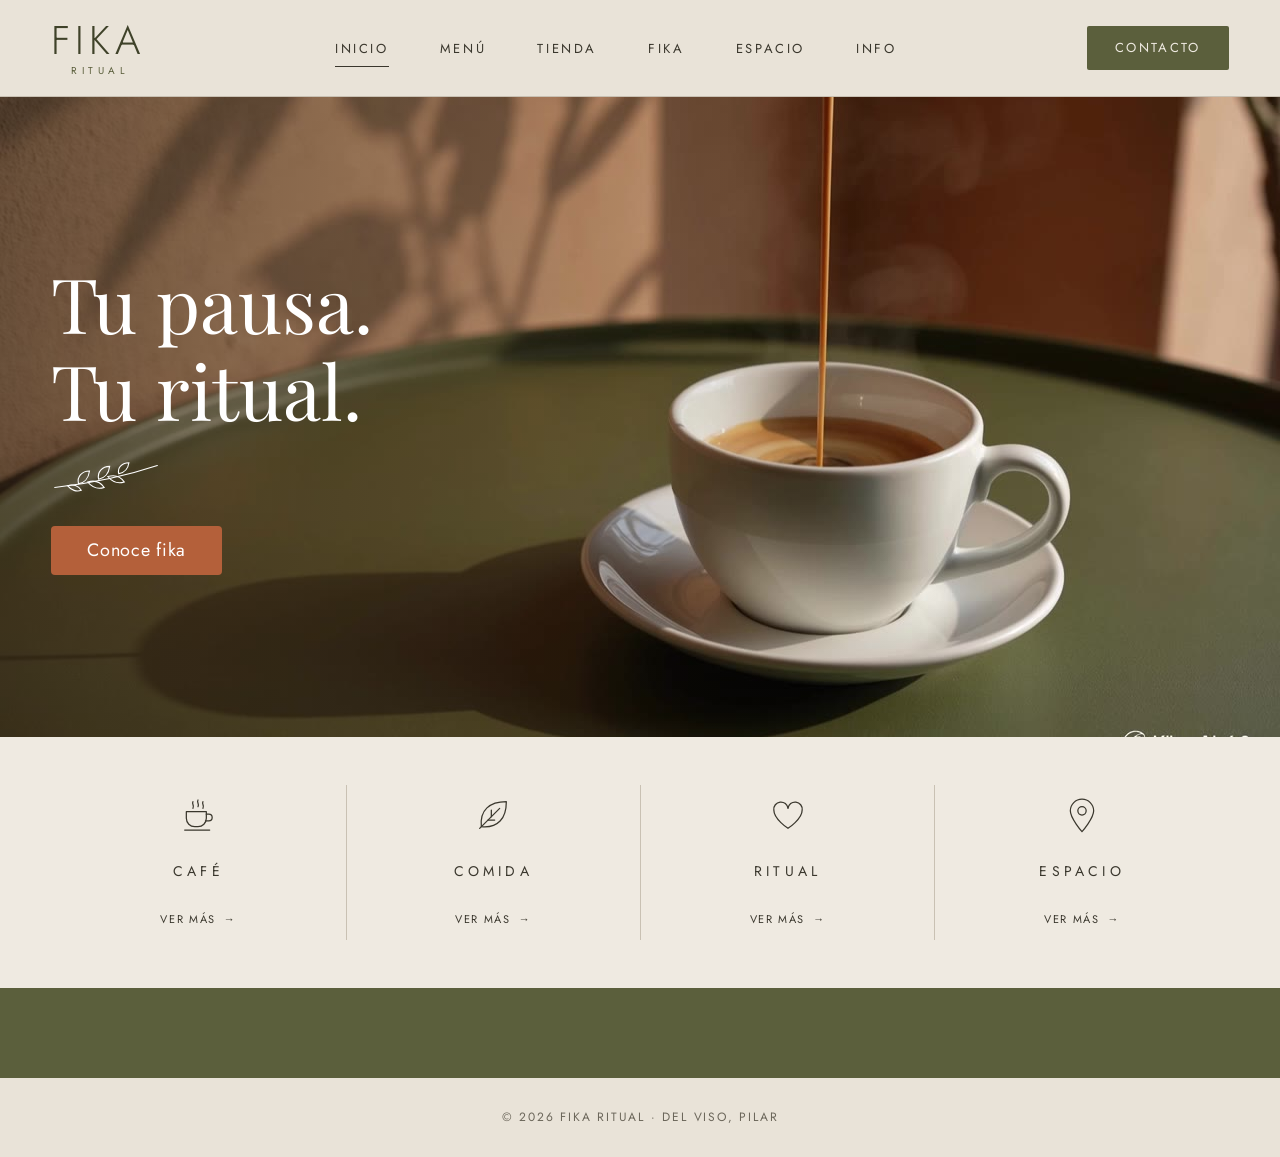
<file: index.html>
<!DOCTYPE html>
<html lang="es">
<head>
  <meta charset="UTF-8">
  <!-- Esta línea es clave para que la página sea responsive en el celular -->
  <meta name="viewport" content="width=device-width, initial-scale=1.0">
  <title>Fika Ritual | Tu pausa. Tu ritual.</title>
  <meta name="description" content="Fika Ritual: cafetería de especialidad, restó y panadería artesanal en Del Viso, Pilar.">

  <!-- Tipografías de Google Fonts -->
  <link rel="preconnect" href="https://fonts.googleapis.com">
  <link rel="preconnect" href="https://fonts.gstatic.com" crossorigin>
  <link href="https://fonts.googleapis.com/css2?family=Jost:wght@300;400;500&family=Playfair+Display:wght@400;600&display=swap" rel="stylesheet">

  <link rel="stylesheet" href="css/styles.css">
</head>
<body>

  <!-- ===== HEADER (igual en todas las páginas) ===== -->
  <header class="header">
    <div class="contenedor">
      <a href="index.html" class="logo" aria-label="Fika Ritual, ir al inicio">
        <span class="logo-fika">FIKA</span>
        <span class="logo-ritual">RITUAL</span>
      </a>

      <!-- Checkbox escondido: abre y cierra el menú en celular -->
      <input type="checkbox" id="menu-toggle" class="menu-toggle">

      <nav class="nav">
        <ul>
          <li><a href="index.html" class="activo">Inicio</a></li>
          <li><a href="menu.html">Menú</a></li>
          <li><a href="tienda.html">Tienda</a></li>
          <li><a href="fika.html">Fika</a></li>
          <li><a href="espacio.html">Espacio</a></li>
          <li><a href="info.html">Info</a></li>
          <li class="solo-celular"><a href="info.html#contacto">Contacto</a></li>
        </ul>
      </nav>

      <a href="info.html#contacto" class="boton boton-oliva">Contacto</a>

      <!-- Botón hamburguesa (solo se ve en celular) -->
      <label for="menu-toggle" class="hamburguesa" aria-label="Abrir menú">
        <span></span><span></span><span></span>
      </label>
    </div>
  </header>

  <main>
    <!-- ===== HERO ===== -->
    <section class="hero">
      <!-- Video de fondo: autoplay + muted + loop + playsinline para que
           arranque solo (también en celular). El poster se ve mientras carga. -->
      <video class="hero-foto" autoplay muted loop playsinline poster="img/hero-cafe-poster.jpg" aria-hidden="true">
        <source src="video/hero-cafe.mp4" type="video/mp4">
      </video>
      <div class="contenedor hero-texto">
        <h1>Tu pausa.<br>Tu ritual.</h1>
        <svg class="ramita" viewBox="0 0 120 40" fill="none" stroke="currentColor" stroke-width="1.2" stroke-linecap="round" aria-hidden="true"><path d="M4 30C40 26 80 18 116 6"/><path d="M30 26c-2-8 4-14 12-14-1 8-6 13-12 14z"/><path d="M52 21c-2-8 4-14 12-14-1 8-6 13-12 14z"/><path d="M74 15c-2-7 4-12 11-12-1 7-6 11-11 12z"/><path d="M40 24c5 6 12 8 18 6-4-6-11-8-18-6z"/><path d="M62 18c5 6 12 8 18 6-4-6-11-8-18-6z"/><path d="M18 28c4 5 10 7 15 5-3-5-9-7-15-5z"/></svg>
        <a href="fika.html" class="boton boton-terracota boton-grande">Conoce fika</a>
      </div>
    </section>

    <!-- ===== CAFÉ / COMIDA / RITUAL / ESPACIO ===== -->
    <section class="pilares">
      <div class="contenedor">
        <ul>
          <li>
            <svg viewBox="0 0 48 48" fill="none" stroke="currentColor" stroke-width="1.5" stroke-linecap="round" stroke-linejoin="round" aria-hidden="true"><path d="M10 20h24v8a10 10 0 0 1-10 10h-4a10 10 0 0 1-10-10z"/><path d="M34 23h3a4 4 0 0 1 0 8h-4"/><path d="M8 42h30"/><path d="M18 8c-2 3 2 4 0 8M24 6c-2 3 2 4 0 8M30 8c-2 3 2 4 0 8"/></svg>
            <h3>CAFÉ</h3>
            <a href="menu.html" class="ver-mas">Ver más <span aria-hidden="true">&rarr;</span></a>
          </li>
          <li>
            <svg viewBox="0 0 48 48" fill="none" stroke="currentColor" stroke-width="1.5" stroke-linecap="round" stroke-linejoin="round" aria-hidden="true"><path d="M40 8C20 8 8 18 10 38c20 2 30-10 30-30z"/><path d="M8 40L32 16"/><path d="M18 30h8M22 26v-8"/></svg>
            <h3>COMIDA</h3>
            <a href="menu.html#tab-salado" class="ver-mas">Ver más <span aria-hidden="true">&rarr;</span></a>
          </li>
          <li>
            <svg viewBox="0 0 48 48" fill="none" stroke="currentColor" stroke-width="1.5" stroke-linecap="round" stroke-linejoin="round" aria-hidden="true"><path d="M24 40S7 29 7 18a8.5 8.5 0 0 1 17-2 8.5 8.5 0 0 1 17 2c0 11-17 22-17 22z"/></svg>
            <h3>RITUAL</h3>
            <a href="fika.html" class="ver-mas">Ver más <span aria-hidden="true">&rarr;</span></a>
          </li>
          <li>
            <svg viewBox="0 0 48 48" fill="none" stroke="currentColor" stroke-width="1.5" stroke-linecap="round" stroke-linejoin="round" aria-hidden="true"><path d="M24 44S10 28 10 19a14 14 0 0 1 28 0c0 9-14 25-14 25z"/><circle cx="24" cy="19" r="5"/></svg>
            <h3>ESPACIO</h3>
            <a href="espacio.html" class="ver-mas">Ver más <span aria-hidden="true">&rarr;</span></a>
          </li>
        </ul>
      </div>
    </section>

    <div class="banda-verde"></div>
  </main>

  <footer class="footer">
    <p>&copy; 2026 Fika Ritual &middot; Del Viso, Pilar</p>
  </footer>

</body>
</html>
</file>
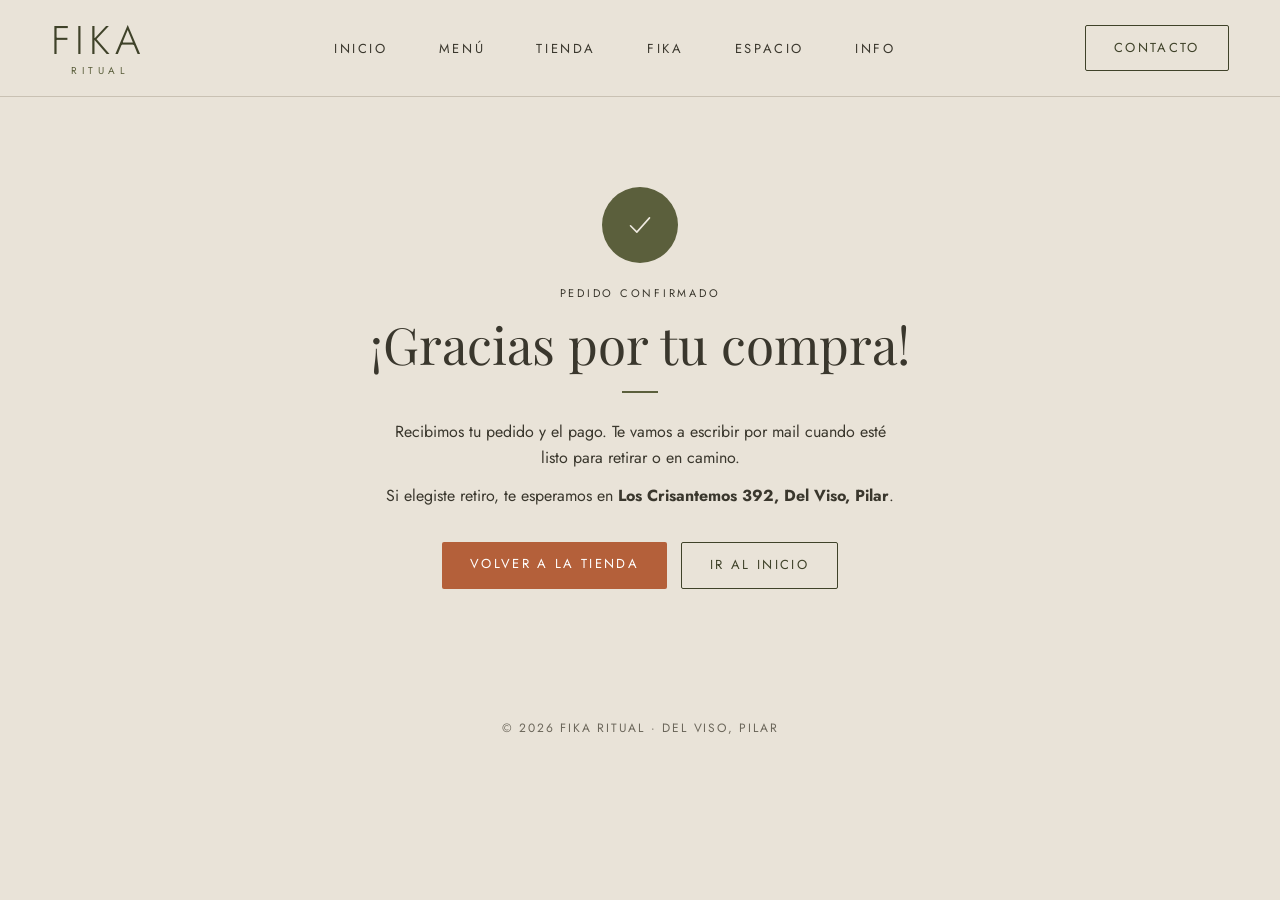
<file: confirmacion.html>
<!DOCTYPE html>
<html lang="es">
<head>
  <meta charset="UTF-8">
  <!-- Esta línea es clave para que la página sea responsive en el celular -->
  <meta name="viewport" content="width=device-width, initial-scale=1.0">
  <title>Pedido confirmado | Fika Ritual</title>
  <meta name="description" content="Fika Ritual: cafetería de especialidad, restó y panadería artesanal en Del Viso, Pilar.">

  <!-- Tipografías de Google Fonts -->
  <link rel="preconnect" href="https://fonts.googleapis.com">
  <link rel="preconnect" href="https://fonts.gstatic.com" crossorigin>
  <link href="https://fonts.googleapis.com/css2?family=Jost:wght@300;400;500&family=Playfair+Display:wght@400;600&display=swap" rel="stylesheet">

  <link rel="stylesheet" href="css/styles.css">
</head>
<body>

  <!-- ===== HEADER (igual en todas las páginas) ===== -->
  <header class="header">
    <div class="contenedor">
      <a href="index.html" class="logo" aria-label="Fika Ritual, ir al inicio">
        <span class="logo-fika">FIKA</span>
        <span class="logo-ritual">RITUAL</span>
      </a>

      <!-- Checkbox escondido: abre y cierra el menú en celular -->
      <input type="checkbox" id="menu-toggle" class="menu-toggle">

      <nav class="nav">
        <ul>
          <li><a href="index.html">Inicio</a></li>
          <li><a href="menu.html">Menú</a></li>
          <li><a href="tienda.html">Tienda</a></li>
          <li><a href="fika.html">Fika</a></li>
          <li><a href="espacio.html">Espacio</a></li>
          <li><a href="info.html">Info</a></li>
          <li class="solo-celular"><a href="info.html#contacto">Contacto</a></li>
        </ul>
      </nav>

      <a href="info.html#contacto" class="boton boton-borde">Contacto</a>

      <!-- Botón hamburguesa (solo se ve en celular) -->
      <label for="menu-toggle" class="hamburguesa" aria-label="Abrir menú">
        <span></span><span></span><span></span>
      </label>
    </div>
  </header>

  <main>
    <section class="confirmacion">
      <div class="contenedor">
        <div class="icono-circulo confirmacion-icono">
          <svg viewBox="0 0 48 48" fill="none" stroke="currentColor" stroke-width="2" stroke-linecap="round" stroke-linejoin="round" aria-hidden="true"><path d="M12 25l8 8 16-18"/></svg>
        </div>
        <p class="etiqueta">Pedido confirmado</p>
        <h1>¡Gracias por tu compra!</h1>
        <span class="rayita"></span>
        <p>Recibimos tu pedido y el pago. Te vamos a escribir por mail cuando esté listo para retirar o en camino.</p>
        <p>Si elegiste retiro, te esperamos en <strong>Los Crisantemos 392, Del Viso, Pilar</strong>.</p>
        <div class="confirmacion-botones">
          <a href="tienda.html" class="boton boton-terracota">Volver a la tienda</a>
          <a href="index.html" class="boton boton-borde">Ir al inicio</a>
        </div>
      </div>
    </section>
  </main>

  <footer class="footer">
    <p>&copy; 2026 Fika Ritual &middot; Del Viso, Pilar</p>
  </footer>

</body>
</html>
</file>
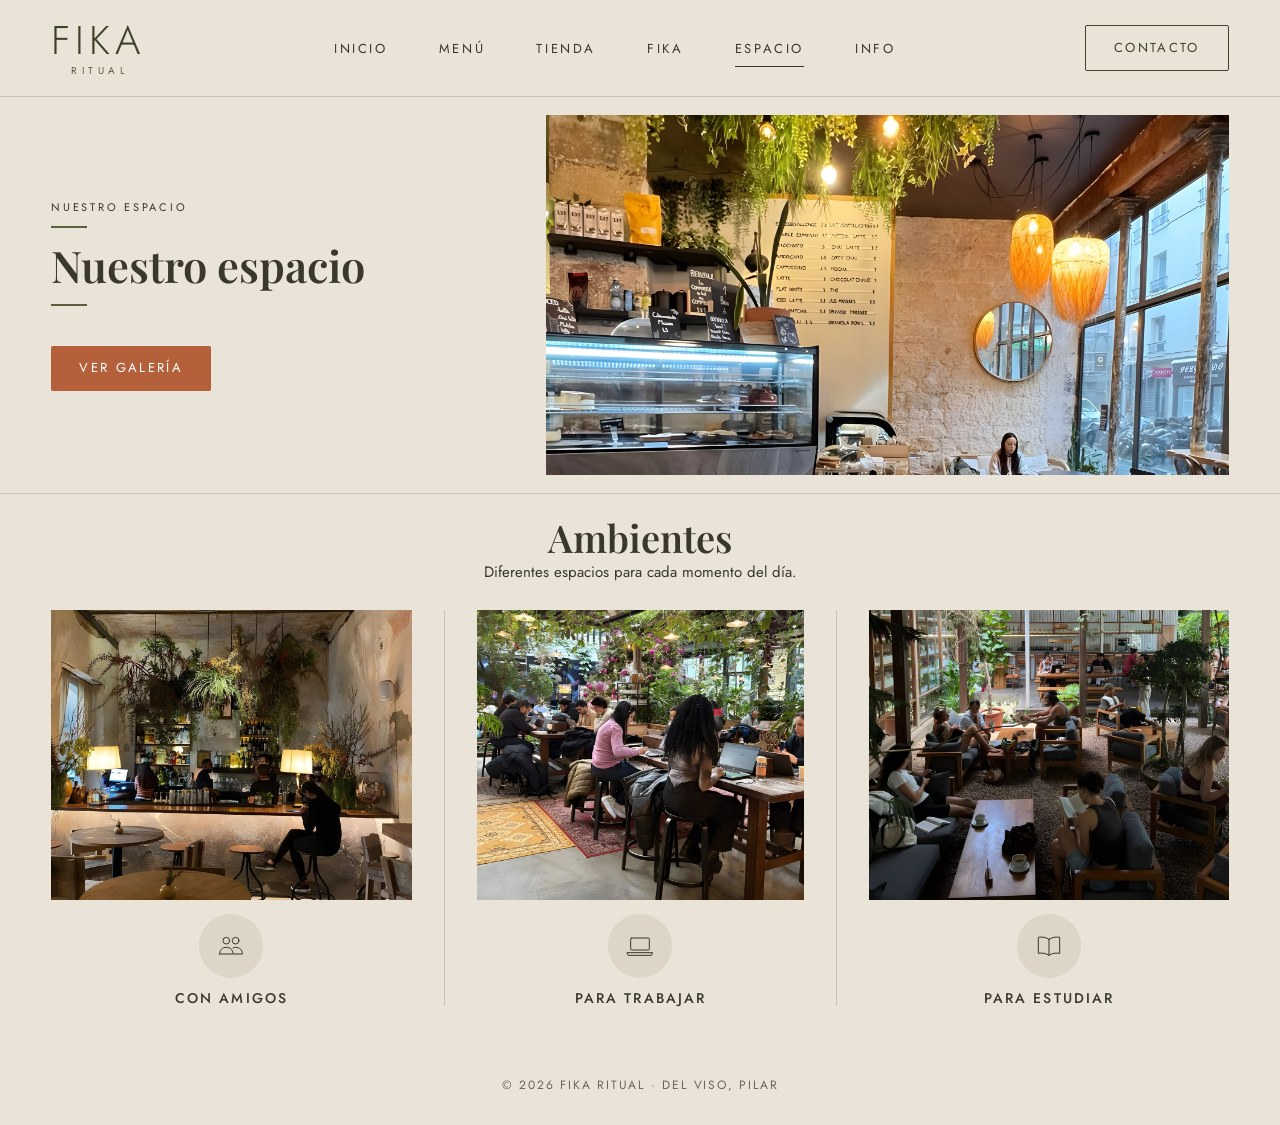
<file: espacio.html>
<!DOCTYPE html>
<html lang="es">
<head>
  <meta charset="UTF-8">
  <!-- Esta línea es clave para que la página sea responsive en el celular -->
  <meta name="viewport" content="width=device-width, initial-scale=1.0">
  <title>Nuestro espacio | Fika Ritual</title>
  <meta name="description" content="Fika Ritual: cafetería de especialidad, restó y panadería artesanal en Del Viso, Pilar.">

  <!-- Tipografías de Google Fonts -->
  <link rel="preconnect" href="https://fonts.googleapis.com">
  <link rel="preconnect" href="https://fonts.gstatic.com" crossorigin>
  <link href="https://fonts.googleapis.com/css2?family=Jost:wght@300;400;500&family=Playfair+Display:wght@400;600&display=swap" rel="stylesheet">

  <link rel="stylesheet" href="css/styles.css">
</head>
<body>

  <!-- ===== HEADER (igual en todas las páginas) ===== -->
  <header class="header">
    <div class="contenedor">
      <a href="index.html" class="logo" aria-label="Fika Ritual, ir al inicio">
        <span class="logo-fika">FIKA</span>
        <span class="logo-ritual">RITUAL</span>
      </a>

      <!-- Checkbox escondido: abre y cierra el menú en celular -->
      <input type="checkbox" id="menu-toggle" class="menu-toggle">

      <nav class="nav">
        <ul>
          <li><a href="index.html">Inicio</a></li>
          <li><a href="menu.html">Menú</a></li>
          <li><a href="tienda.html">Tienda</a></li>
          <li><a href="fika.html">Fika</a></li>
          <li><a href="espacio.html" class="activo">Espacio</a></li>
          <li><a href="info.html">Info</a></li>
          <li class="solo-celular"><a href="info.html#contacto">Contacto</a></li>
        </ul>
      </nav>

      <a href="info.html#contacto" class="boton boton-borde">Contacto</a>

      <!-- Botón hamburguesa (solo se ve en celular) -->
      <label for="menu-toggle" class="hamburguesa" aria-label="Abrir menú">
        <span></span><span></span><span></span>
      </label>
    </div>
  </header>

  <main>
    <!-- ===== INTRO ===== -->
    <section>
      <div class="contenedor espacio-intro">
        <div>
          <p class="etiqueta">Nuestro espacio</p>
          <span class="rayita" style="margin:0 0 12px"></span>
          <h1>Nuestro espacio</h1>
          <span class="rayita"></span>
          <a href="#ambientes" class="boton boton-terracota">Ver galería</a>
        </div>
        <img src="img/espacio-hero.jpg" alt="Salón de Fika con plantas colgantes, vitrina y lámparas de mimbre">
      </div>
    </section>

    <!-- ===== AMBIENTES ===== -->
    <section class="ambientes" id="ambientes">
      <div class="contenedor">
        <h2>Ambientes</h2>
        <p class="subtitulo">Diferentes espacios para cada momento del día.</p>
        <ul>
          <li>
            <div class="ambiente-foto"><img src="img/amigos.jpg" alt="Barra con plantas colgantes y lámparas cálidas"></div>
            <div class="icono-circulo"><svg viewBox="0 0 48 48" fill="none" stroke="currentColor" stroke-width="1.5" stroke-linecap="round" stroke-linejoin="round" aria-hidden="true"><circle cx="17" cy="16" r="5"/><circle cx="31" cy="16" r="5"/><path d="M7 36c0-6 4-10 10-10s10 4 10 10H7z"/><path d="M27 27c1-.7 2.5-1 4-1 6 0 10 4 10 10H28"/></svg></div>
            <h3>Con amigos</h3>
          </li>
          <li>
            <div class="ambiente-foto"><img src="img/trabajar.jpg" alt="Mesas compartidas con gente trabajando en laptops"></div>
            <div class="icono-circulo"><svg viewBox="0 0 48 48" fill="none" stroke="currentColor" stroke-width="1.5" stroke-linecap="round" stroke-linejoin="round" aria-hidden="true"><rect x="10" y="12" width="28" height="18" rx="1.5"/><path d="M5 34h38l-2 4H7z"/></svg></div>
            <h3>Para trabajar</h3>
          </li>
          <li>
            <div class="ambiente-foto"><img src="img/estudiar.jpg" alt="Patio con sillones y gente leyendo"></div>
            <div class="icono-circulo"><svg viewBox="0 0 48 48" fill="none" stroke="currentColor" stroke-width="1.5" stroke-linecap="round" stroke-linejoin="round" aria-hidden="true"><path d="M24 14c-4-3-10-4-16-3v24c6-1 12 0 16 3 4-3 10-4 16-3V11c-6-1-12 0-16 3z"/><path d="M24 14v24"/></svg></div>
            <h3>Para estudiar</h3>
          </li>
        </ul>
      </div>
    </section>
  </main>

  <footer class="footer">
    <p>&copy; 2026 Fika Ritual &middot; Del Viso, Pilar</p>
  </footer>

</body>
</html>
</file>
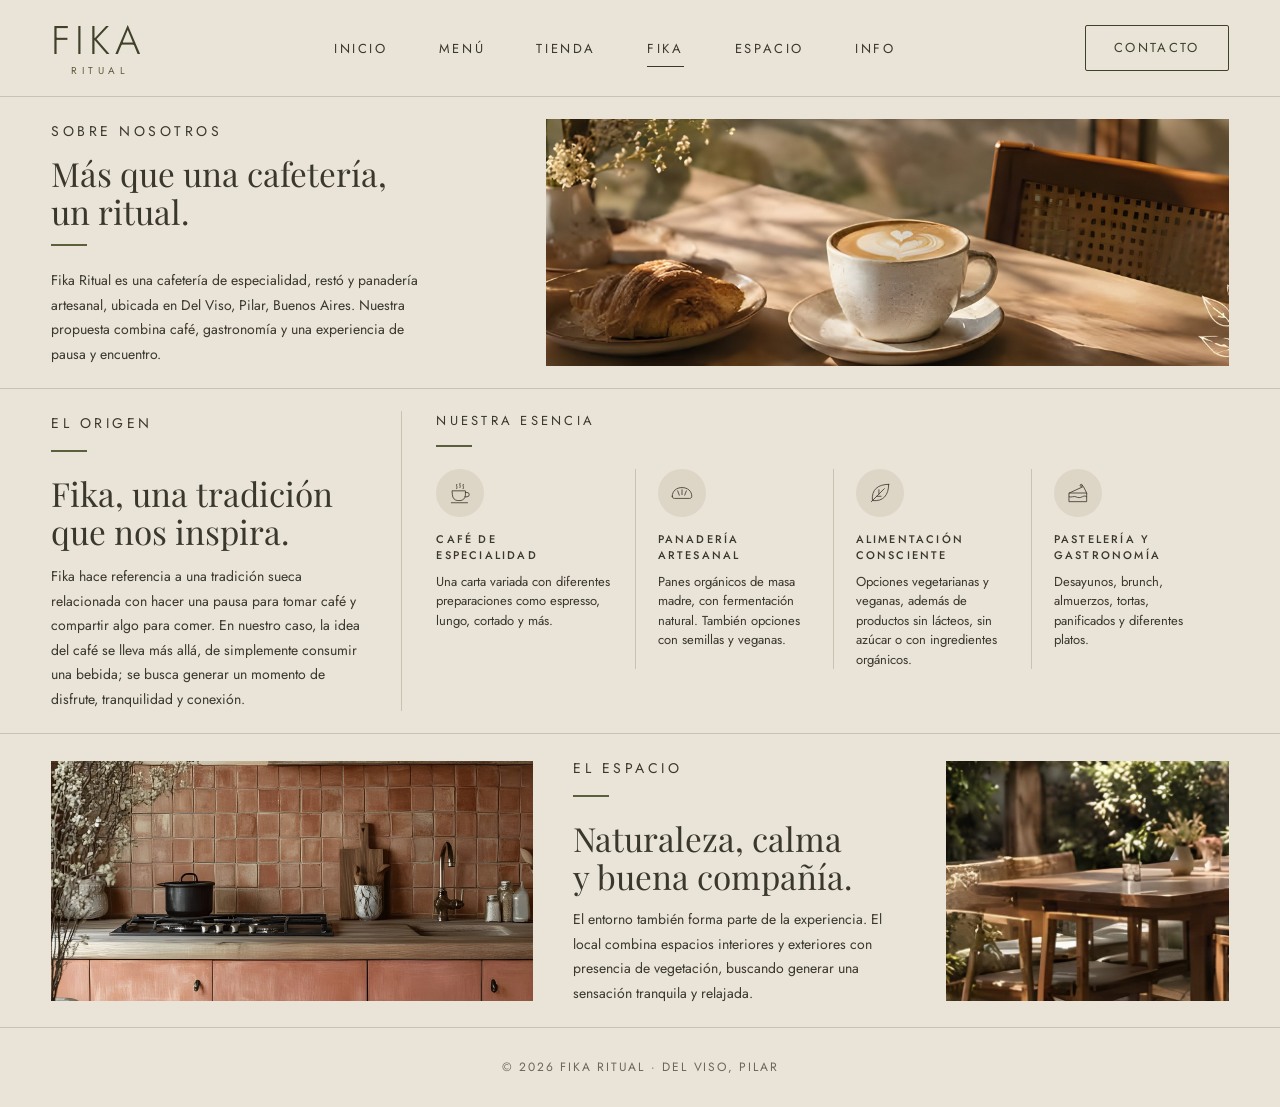
<file: fika.html>
<!DOCTYPE html>
<html lang="es">
<head>
  <meta charset="UTF-8">
  <!-- Esta línea es clave para que la página sea responsive en el celular -->
  <meta name="viewport" content="width=device-width, initial-scale=1.0">
  <title>Sobre nosotros | Fika Ritual</title>
  <meta name="description" content="Fika Ritual: cafetería de especialidad, restó y panadería artesanal en Del Viso, Pilar.">

  <!-- Tipografías de Google Fonts -->
  <link rel="preconnect" href="https://fonts.googleapis.com">
  <link rel="preconnect" href="https://fonts.gstatic.com" crossorigin>
  <link href="https://fonts.googleapis.com/css2?family=Jost:wght@300;400;500&family=Playfair+Display:wght@400;600&display=swap" rel="stylesheet">

  <link rel="stylesheet" href="css/styles.css">
</head>
<body>

  <!-- ===== HEADER (igual en todas las páginas) ===== -->
  <header class="header">
    <div class="contenedor">
      <a href="index.html" class="logo" aria-label="Fika Ritual, ir al inicio">
        <span class="logo-fika">FIKA</span>
        <span class="logo-ritual">RITUAL</span>
      </a>

      <!-- Checkbox escondido: abre y cierra el menú en celular -->
      <input type="checkbox" id="menu-toggle" class="menu-toggle">

      <nav class="nav">
        <ul>
          <li><a href="index.html">Inicio</a></li>
          <li><a href="menu.html">Menú</a></li>
          <li><a href="tienda.html">Tienda</a></li>
          <li><a href="fika.html" class="activo">Fika</a></li>
          <li><a href="espacio.html">Espacio</a></li>
          <li><a href="info.html">Info</a></li>
          <li class="solo-celular"><a href="info.html#contacto">Contacto</a></li>
        </ul>
      </nav>

      <a href="info.html#contacto" class="boton boton-borde">Contacto</a>

      <!-- Botón hamburguesa (solo se ve en celular) -->
      <label for="menu-toggle" class="hamburguesa" aria-label="Abrir menú">
        <span></span><span></span><span></span>
      </label>
    </div>
  </header>

  <main>
    <!-- ===== SOBRE NOSOTROS ===== -->
    <section class="bloque">
      <div class="contenedor sobre">
        <div>
          <p class="etiqueta">Sobre nosotros</p>
          <h2>Más que una cafetería,<br>un ritual.</h2>
          <span class="rayita"></span>
          <p>Fika Ritual es una cafetería de especialidad, restó y panadería artesanal, ubicada en Del Viso, Pilar, Buenos Aires. Nuestra propuesta combina café, gastronomía y una experiencia de pausa y encuentro.</p>
        </div>
        <img class="foto-ancha" src="img/fika-mesa.jpg" alt="Café con latte art y medialuna sobre una mesa de madera">
      </div>
    </section>

    <!-- ===== ORIGEN + ESENCIA ===== -->
    <section class="bloque">
      <div class="contenedor origen">
        <div class="origen-texto">
          <p class="etiqueta">El origen</p>
          <span class="rayita"></span>
          <h2>Fika, una tradición<br>que nos inspira.</h2>
          <p style="margin-top:14px">Fika hace referencia a una tradición sueca relacionada con hacer una pausa para tomar café y compartir algo para comer. En nuestro caso, la idea del café se lleva más allá, de simplemente consumir una bebida; se busca generar un momento de disfrute, tranquilidad y conexión.</p>
        </div>
        <div class="esencia">
          <p class="etiqueta">Nuestra esencia</p>
          <span class="rayita"></span>
          <ul>
            <li>
              <div class="icono-circulo"><svg viewBox="0 0 48 48" fill="none" stroke="currentColor" stroke-width="1.5" stroke-linecap="round" stroke-linejoin="round" aria-hidden="true"><path d="M10 20h24v8a10 10 0 0 1-10 10h-4a10 10 0 0 1-10-10z"/><path d="M34 23h3a4 4 0 0 1 0 8h-4"/><path d="M8 42h30"/><path d="M18 8c-2 3 2 4 0 8M24 6c-2 3 2 4 0 8M30 8c-2 3 2 4 0 8"/></svg></div>
              <h3>Café de<br>especialidad</h3>
              <p>Una carta variada con diferentes preparaciones como espresso, lungo, cortado y más.</p>
            </li>
            <li>
              <div class="icono-circulo"><svg viewBox="0 0 48 48" fill="none" stroke="currentColor" stroke-width="1.5" stroke-linecap="round" stroke-linejoin="round" aria-hidden="true"><path d="M6 30c0-10 8-16 18-16s18 6 18 16c0 3-2 4-4 4H10c-2 0-4-1-4-4z"/><path d="M16 20l3 8M24 18v9M32 20l-3 8"/></svg></div>
              <h3>Panadería<br>artesanal</h3>
              <p>Panes orgánicos de masa madre, con fermentación natural. También opciones con semillas y veganas.</p>
            </li>
            <li>
              <div class="icono-circulo"><svg viewBox="0 0 48 48" fill="none" stroke="currentColor" stroke-width="1.5" stroke-linecap="round" stroke-linejoin="round" aria-hidden="true"><path d="M40 8C20 8 8 18 10 38c20 2 30-10 30-30z"/><path d="M8 40L32 16"/><path d="M18 30h8M22 26v-8"/></svg></div>
              <h3>Alimentación<br>consciente</h3>
              <p>Opciones vegetarianas y veganas, además de productos sin lácteos, sin azúcar o con ingredientes orgánicos.</p>
            </li>
            <li>
              <div class="icono-circulo"><svg viewBox="0 0 48 48" fill="none" stroke="currentColor" stroke-width="1.5" stroke-linecap="round" stroke-linejoin="round" aria-hidden="true"><path d="M8 24h32v16H8z"/><path d="M8 24L34 12l6 12"/><path d="M8 31c4 2 8-2 12 0s8 2 12 0 6-2 8 0"/><circle cx="30" cy="10" r="2"/></svg></div>
              <h3>Pastelería y<br>gastronomía</h3>
              <p>Desayunos, brunch, almuerzos, tortas, panificados y diferentes platos.</p>
            </li>
          </ul>
        </div>
      </div>
    </section>

    <!-- ===== EL ESPACIO ===== -->
    <section class="bloque el-espacio-bloque">
      <div class="contenedor el-espacio">
        <img src="img/fika-cocina.jpg" alt="Cocina con azulejos terracota, vasijas de barro y estante de madera">
        <div class="el-espacio-texto">
          <p class="etiqueta">El espacio</p>
          <span class="rayita"></span>
          <h2>Naturaleza, calma<br>y buena compañía.</h2>
          <p style="margin-top:12px">El entorno también forma parte de la experiencia. El local combina espacios interiores y exteriores con presencia de vegetación, buscando generar una sensación tranquila y relajada.</p>
        </div>
        <img src="img/fika-patio.jpg" alt="Mesa de madera en el patio rodeada de plantas">
      </div>
    </section>
  </main>

  <footer class="footer">
    <p>&copy; 2026 Fika Ritual &middot; Del Viso, Pilar</p>
  </footer>

</body>
</html>
</file>
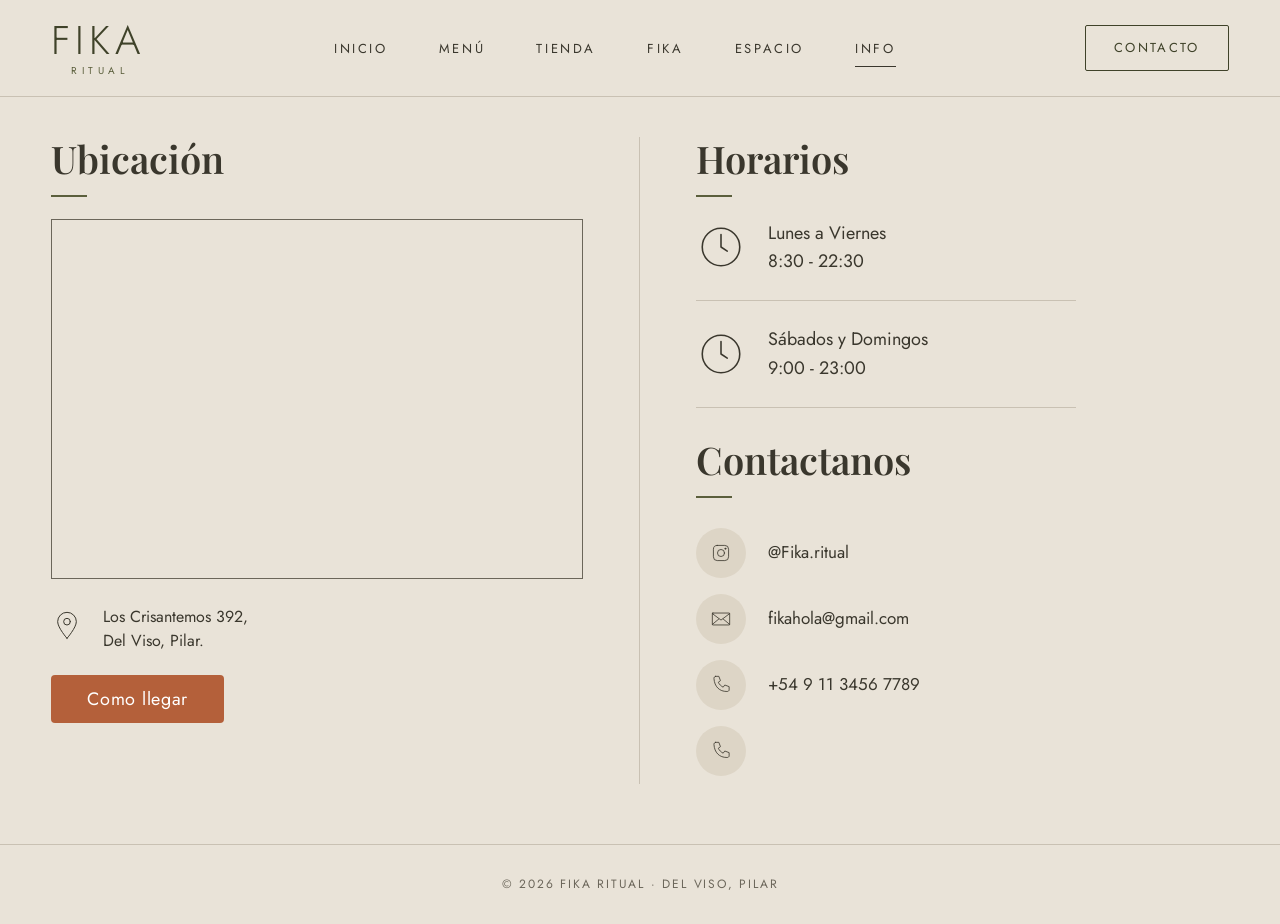
<file: info.html>
<!DOCTYPE html>
<html lang="es">
<head>
  <meta charset="UTF-8">
  <!-- Esta línea es clave para que la página sea responsive en el celular -->
  <meta name="viewport" content="width=device-width, initial-scale=1.0">
  <title>Info y contacto | Fika Ritual</title>
  <meta name="description" content="Fika Ritual: cafetería de especialidad, restó y panadería artesanal en Del Viso, Pilar.">

  <!-- Tipografías de Google Fonts -->
  <link rel="preconnect" href="https://fonts.googleapis.com">
  <link rel="preconnect" href="https://fonts.gstatic.com" crossorigin>
  <link href="https://fonts.googleapis.com/css2?family=Jost:wght@300;400;500&family=Playfair+Display:wght@400;600&display=swap" rel="stylesheet">

  <link rel="stylesheet" href="css/styles.css">
</head>
<body>

  <!-- ===== HEADER (igual en todas las páginas) ===== -->
  <header class="header">
    <div class="contenedor">
      <a href="index.html" class="logo" aria-label="Fika Ritual, ir al inicio">
        <span class="logo-fika">FIKA</span>
        <span class="logo-ritual">RITUAL</span>
      </a>

      <!-- Checkbox escondido: abre y cierra el menú en celular -->
      <input type="checkbox" id="menu-toggle" class="menu-toggle">

      <nav class="nav">
        <ul>
          <li><a href="index.html">Inicio</a></li>
          <li><a href="menu.html">Menú</a></li>
          <li><a href="tienda.html">Tienda</a></li>
          <li><a href="fika.html">Fika</a></li>
          <li><a href="espacio.html">Espacio</a></li>
          <li><a href="info.html" class="activo">Info</a></li>
          <li class="solo-celular"><a href="info.html#contacto">Contacto</a></li>
        </ul>
      </nav>

      <a href="info.html#contacto" class="boton boton-borde">Contacto</a>

      <!-- Botón hamburguesa (solo se ve en celular) -->
      <label for="menu-toggle" class="hamburguesa" aria-label="Abrir menú">
        <span></span><span></span><span></span>
      </label>
    </div>
  </header>

  <main>
    <section>
      <div class="contenedor info">

        <!-- ===== UBICACIÓN ===== -->
        <div class="ubicacion">
          <h2>Ubicación</h2>
          <span class="rayita"></span>
          <!-- Mapa de Google Maps embebido -->
          <iframe class="mapa"
            src="https://maps.google.com/maps?q=Los%20Crisantemos%20392%2C%20Del%20Viso%2C%20Pilar&z=15&output=embed"
            title="Mapa de Fika Ritual" loading="lazy" referrerpolicy="no-referrer-when-downgrade"></iframe>
          <div class="direccion">
            <svg viewBox="0 0 48 48" fill="none" stroke="currentColor" stroke-width="1.5" stroke-linecap="round" stroke-linejoin="round" aria-hidden="true"><path d="M24 44S10 28 10 19a14 14 0 0 1 28 0c0 9-14 25-14 25z"/><circle cx="24" cy="19" r="5"/></svg>
            <p>Los Crisantemos 392,<br>Del Viso, Pilar.</p>
          </div>
          <a class="boton boton-terracota boton-grande" target="_blank" rel="noopener"
             href="https://www.google.com/maps/dir/?api=1&destination=Los+Crisantemos+392,+Del+Viso,+Pilar">Como llegar</a>
        </div>

        <!-- ===== HORARIOS Y CONTACTO ===== -->
        <div class="contacto-col">
          <h2>Horarios</h2>
          <span class="rayita"></span>
          <div class="horario">
            <svg viewBox="0 0 48 48" fill="none" stroke="currentColor" stroke-width="1.5" stroke-linecap="round" stroke-linejoin="round" aria-hidden="true"><circle cx="24" cy="24" r="18"/><path d="M24 12v12l6 4"/></svg>
            <p>Lunes a Viernes<br>8:30 - 22:30</p>
          </div>
          <div class="horario">
            <svg viewBox="0 0 48 48" fill="none" stroke="currentColor" stroke-width="1.5" stroke-linecap="round" stroke-linejoin="round" aria-hidden="true"><circle cx="24" cy="24" r="18"/><path d="M24 12v12l6 4"/></svg>
            <p>Sábados y Domingos<br>9:00 - 23:00</p>
          </div>

          <h2 id="contacto">Contactanos</h2>
          <span class="rayita"></span>
          <ul class="redes">
            <li><a href="https://instagram.com/fika.ritual" target="_blank" rel="noopener"><span class="icono-circulo"><svg viewBox="0 0 48 48" fill="none" stroke="currentColor" stroke-width="1.5" stroke-linecap="round" stroke-linejoin="round" aria-hidden="true"><rect x="10" y="10" width="28" height="28" rx="7"/><circle cx="24" cy="24" r="6.5"/><circle cx="32" cy="16" r="1" fill="currentColor"/></svg></span>@Fika.ritual</a></li>
            <li><a href="mailto:fikahola@gmail.com"><span class="icono-circulo"><svg viewBox="0 0 48 48" fill="none" stroke="currentColor" stroke-width="1.5" stroke-linecap="round" stroke-linejoin="round" aria-hidden="true"><rect x="8" y="13" width="32" height="22" rx="1"/><path d="M8 14l16 12 16-12M8 34l12-10M40 34L28 24"/></svg></span>fikahola@gmail.com</a></li>
            <li><a href="tel:+54 9 11 3456 7789"><span class="icono-circulo"><svg viewBox="0 0 48 48" fill="none" stroke="currentColor" stroke-width="1.5" stroke-linecap="round" stroke-linejoin="round" aria-hidden="true"><path d="M14 8l6 0 3 8-4 3c2 4 5 7 9 9l3-4 8 3v6c0 2-2 3-4 3C21 36 12 27 11 12c0-2 1-4 3-4z"/></svg></span>+54 9 11 3456 7789</a></li>
            <li><a href="tel:+540000000000"><span class="icono-circulo"><svg viewBox="0 0 48 48" fill="none" stroke="currentColor" stroke-width="1.5" stroke-linecap="round" stroke-linejoin="round" aria-hidden="true"><path d="M14 8l6 0 3 8-4 3c2 4 5 7 9 9l3-4 8 3v6c0 2-2 3-4 3C21 36 12 27 11 12c0-2 1-4 3-4z"/></svg></span></a></li>
          </ul>
        </div>

      </div>
    </section>
  </main>

  <footer class="footer">
    <p>&copy; 2026 Fika Ritual &middot; Del Viso, Pilar</p>
  </footer>

</body>
</html>
</file>
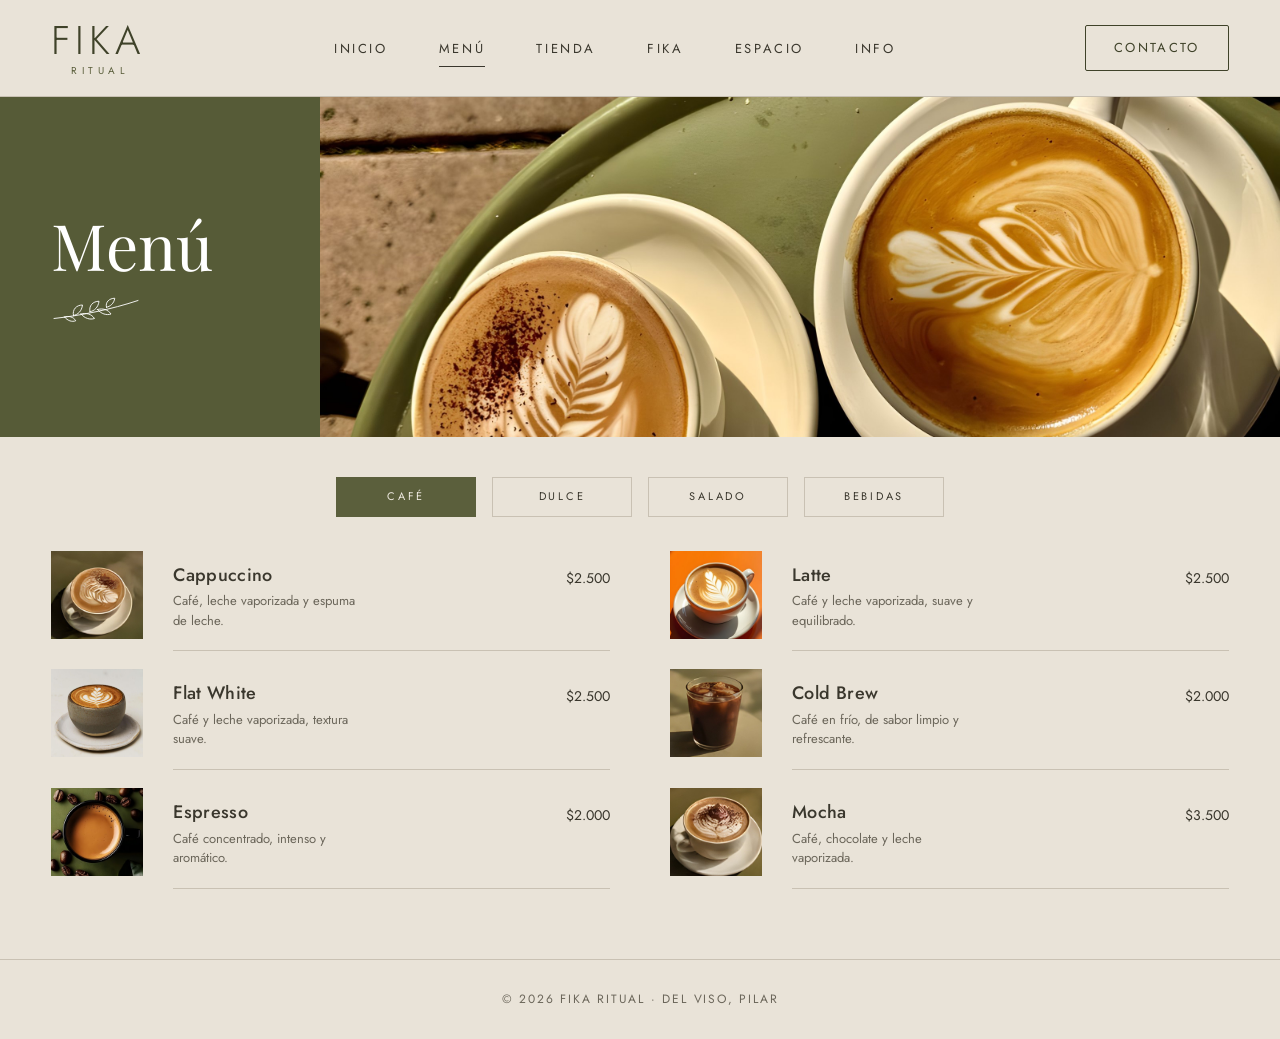
<file: menu.html>
<!DOCTYPE html>
<html lang="es">
<head>
  <meta charset="UTF-8">
  <!-- Esta línea es clave para que la página sea responsive en el celular -->
  <meta name="viewport" content="width=device-width, initial-scale=1.0">
  <title>Menú | Fika Ritual</title>
  <meta name="description" content="Fika Ritual: cafetería de especialidad, restó y panadería artesanal en Del Viso, Pilar.">

  <!-- Tipografías de Google Fonts -->
  <link rel="preconnect" href="https://fonts.googleapis.com">
  <link rel="preconnect" href="https://fonts.gstatic.com" crossorigin>
  <link href="https://fonts.googleapis.com/css2?family=Jost:wght@300;400;500&family=Playfair+Display:wght@400;600&display=swap" rel="stylesheet">

  <link rel="stylesheet" href="css/styles.css">
</head>
<body>

  <!-- ===== HEADER (igual en todas las páginas) ===== -->
  <header class="header">
    <div class="contenedor">
      <a href="index.html" class="logo" aria-label="Fika Ritual, ir al inicio">
        <span class="logo-fika">FIKA</span>
        <span class="logo-ritual">RITUAL</span>
      </a>

      <!-- Checkbox escondido: abre y cierra el menú en celular -->
      <input type="checkbox" id="menu-toggle" class="menu-toggle">

      <nav class="nav">
        <ul>
          <li><a href="index.html">Inicio</a></li>
          <li><a href="menu.html" class="activo">Menú</a></li>
          <li><a href="tienda.html">Tienda</a></li>
          <li><a href="fika.html">Fika</a></li>
          <li><a href="espacio.html">Espacio</a></li>
          <li><a href="info.html">Info</a></li>
          <li class="solo-celular"><a href="info.html#contacto">Contacto</a></li>
        </ul>
      </nav>

      <a href="info.html#contacto" class="boton boton-borde">Contacto</a>

      <!-- Botón hamburguesa (solo se ve en celular) -->
      <label for="menu-toggle" class="hamburguesa" aria-label="Abrir menú">
        <span></span><span></span><span></span>
      </label>
    </div>
  </header>

  <main>
    <!-- ===== HERO MENÚ ===== -->
    <section class="hero-chico">
      <img class="hero-foto" src="img/hero-menu.jpg" alt="Dos cafés con latte art sobre una mesa verde">
      <div class="contenedor hero-texto">
        <h1>Menú</h1>
        <svg class="ramita" viewBox="0 0 120 40" fill="none" stroke="currentColor" stroke-width="1.2" stroke-linecap="round" aria-hidden="true"><path d="M4 30C40 26 80 18 116 6"/><path d="M30 26c-2-8 4-14 12-14-1 8-6 13-12 14z"/><path d="M52 21c-2-8 4-14 12-14-1 8-6 13-12 14z"/><path d="M74 15c-2-7 4-12 11-12-1 7-6 11-11 12z"/><path d="M40 24c5 6 12 8 18 6-4-6-11-8-18-6z"/><path d="M62 18c5 6 12 8 18 6-4-6-11-8-18-6z"/><path d="M18 28c4 5 10 7 15 5-3-5-9-7-15-5z"/></svg>
      </div>
    </section>

    <!-- ===== CARTA CON PESTAÑAS =====
         Funciona solo con CSS: cada pestaña es un radio button. -->
    <section class="menu">
      <div class="contenedor">
        <input type="radio" name="tab" id="tab-cafe" class="tab-radio" checked>
        <input type="radio" name="tab" id="tab-dulce" class="tab-radio">
        <input type="radio" name="tab" id="tab-salado" class="tab-radio">
        <input type="radio" name="tab" id="tab-bebidas" class="tab-radio">

        <div class="tabs">
          <label for="tab-cafe">Café</label>
          <label for="tab-dulce">Dulce</label>
          <label for="tab-salado">Salado</label>
          <label for="tab-bebidas">Bebidas</label>
        </div>

        <div class="listas">
        <div class="lista-menu" id="lista-cafe">
          <article class="producto">
            <img src="img/cappuccino.jpg" alt="Cappuccino">
            <div class="producto-info">
              <h3>Cappuccino</h3>
              <p>Café, leche vaporizada y espuma de leche.</p>
              <span class="precio">$2.500</span>
            </div>
          </article>
          <article class="producto">
            <img src="img/latte.jpg" alt="Latte">
            <div class="producto-info">
              <h3>Latte</h3>
              <p>Café y leche vaporizada, suave y equilibrado.</p>
              <span class="precio">$2.500</span>
            </div>
          </article>
          <article class="producto">
            <img src="img/flat-white.jpg" alt="Flat White">
            <div class="producto-info">
              <h3>Flat White</h3>
              <p>Café y leche vaporizada, textura suave.</p>
              <span class="precio">$2.500</span>
            </div>
          </article>
          <article class="producto">
            <img src="img/cold-brew.jpg" alt="Cold Brew">
            <div class="producto-info">
              <h3>Cold Brew</h3>
              <p>Café en frío, de sabor limpio y refrescante.</p>
              <span class="precio">$2.000</span>
            </div>
          </article>
          <article class="producto">
            <img src="img/espresso.jpg" alt="Espresso">
            <div class="producto-info">
              <h3>Espresso</h3>
              <p>Café concentrado, intenso y aromático.</p>
              <span class="precio">$2.000</span>
            </div>
          </article>
          <article class="producto">
            <img src="img/mocha.jpg" alt="Mocha">
            <div class="producto-info">
              <h3>Mocha</h3>
              <p>Café, chocolate y leche vaporizada.</p>
              <span class="precio">$3.500</span>
            </div>
          </article>
        </div>
        <div class="lista-menu" id="lista-dulce">
          <article class="producto">
            <img src="img/medialuna.jpg" alt="Croissant">
            <div class="producto-info">
              <h3>Croissant</h3>
              <p>De manteca, hojaldrado y horneado todos los días.</p>
              <span class="precio">$3.000</span>
            </div>
          </article>
          <article class="producto">
            <img src="img/kanelbulle.jpg" alt="Kanelbulle">
            <div class="producto-info">
              <h3>Kanelbulle</h3>
              <p>Roll de canela y cardamomo, clásico del fika sueco.</p>
              <span class="precio">$3.000</span>
            </div>
          </article>
          <article class="producto">
            <img src="img/croissant-bicolor.jpg" alt="Croissant bicolor">
            <div class="producto-info">
              <h3>Croissant bicolor</h3>
              <p>Masa hojaldrada con capas de cacao.</p>
              <span class="precio">$3.000</span>
            </div>
          </article>
          <article class="producto">
            <img src="img/pain-chocolat.jpg" alt="Pain au chocolat">
            <div class="producto-info">
              <h3>Pain au chocolat</h3>
              <p>Hojaldre de manteca relleno de chocolate semiamargo.</p>
              <span class="precio">$3.000</span>
            </div>
          </article>
        </div>
<!-- Productos de ejemplo: cambiá nombres, descripciones y precios -->
        <div class="lista-menu" id="lista-salado">
          <article class="producto">
            <img src="img/Tostada de masa madre.jpg" alt="Tostada de masa madre">
            <div class="producto-info">
              <h3>Tostado de masa madre</h3>
          
              <p>Jamón cocido y queso, en pan de masa madre.</p>
              <span class="precio">$5.000</span>
            </div>
          </article>
          <article class="producto">
            <img src="img/Avocado toast.jpg" alt="Avocado toast">
            <div class="producto-info">
              <h3>Avocado toast</h3>
              <p>Palta, huevo y semillas sobre pan de masa madre.</p>
              <span class="precio">$5.000</span>
            </div>
          </article>
          <article class="producto">
            <img src="img/Bowl veggie.jpg" alt="Bowl veggie">
            <div class="producto-info">
              <h3>Bowl veggie</h3>
              <p>Vegetales asados, hummus y hojas verdes.</p>
              <span class="precio">$8.000</span>
            </div>
          </article>
          <article class="producto">
            <img src="img/Croissant salado.jpg" alt="Croissant salado">
            <div class="producto-info">
              <h3>Croissant salado</h3>
              <p>Relleno de jamón crudo, rúcula y queso.</p>
              <span class="precio">$5.000</span>
            </div>
          </article>
          <article class="producto">
            <img src="img/Quinche del dia.jpg" alt="Quiche del día">
            <div class="producto-info">
              <h3>Quiche del día</h3>
              <p>Masa casera y relleno de estación.</p>
              <span class="precio">$6.000</span>
            </div>
          </article>
          <article class="producto">
            <img src="img/Wrap de pollo.jpg" alt="Wrap de pollo">
            <div class="producto-info">
              <h3>Wrap de pollo</h3>
              <p>Pollo grillado, vegetales y aderezo de yogur.</p>
              <span class="precio">$6.000</span>
            </div>
          </article>
        </div>
        <div class="lista-menu" id="lista-bebidas">
          <article class="producto">
            <img src="img/Limonada.jpg" alt="Limonada">
            <div class="producto-info">
              <h3>Limonada</h3>
              <p>Con menta y jengibre.</p>
              <span class="precio">$2.000</span>
            </div>
          </article>
          <article class="producto">
            <img src="img/Jugo de naranja.jpg" alt="Jugo de naranja">
            <div class="producto-info">
              <h3>Jugo de naranja</h3>
              <p>Exprimido en el momento.</p>
              <span class="precio">$2.000</span>
            </div>
          </article>
          <article class="producto">
            <img src="img/Te en herbas.jpg" alt="Té en hebras">
            <div class="producto-info">
              <h3>Té en hebras</h3>
              <p>Variedades negras, verdes y herbales.</p>
              <span class="precio">$2.000</span>
            </div>
          </article>
          <article class="producto">
            <img src="img/ Chai Latte.jpg" alt="Chai latte">
            <div class="producto-info">
              <h3>Chai latte</h3>
              <p>Especias, té negro y leche vaporizada.</p>
              <span class="precio">$3.000</span>
            </div>
          </article>
          <article class="producto">
            <img src="img/Matcha latte.jpg" alt="Matcha latte">
            <div class="producto-info">
              <h3>Matcha latte</h3>
              <p>Té matcha y leche vaporizada.</p>
              <span class="precio">$3.000</span>
            </div>
          </article>
          <article class="producto">
            <img src="img/Agua saborizada.jpg" alt="Agua saborizada">
            <div class="producto-info">
              <h3>Agua saborizada</h3>
              <p>Con frutas de estación.</p>
              <span class="precio">$3.000</span>
            </div>
          </article>
        </div>
        </div>
      </div>
    </section>
  </main>

  <footer class="footer">
    <p>&copy; 2026 Fika Ritual &middot; Del Viso, Pilar</p>
  </footer>

</body>
</html>
</file>
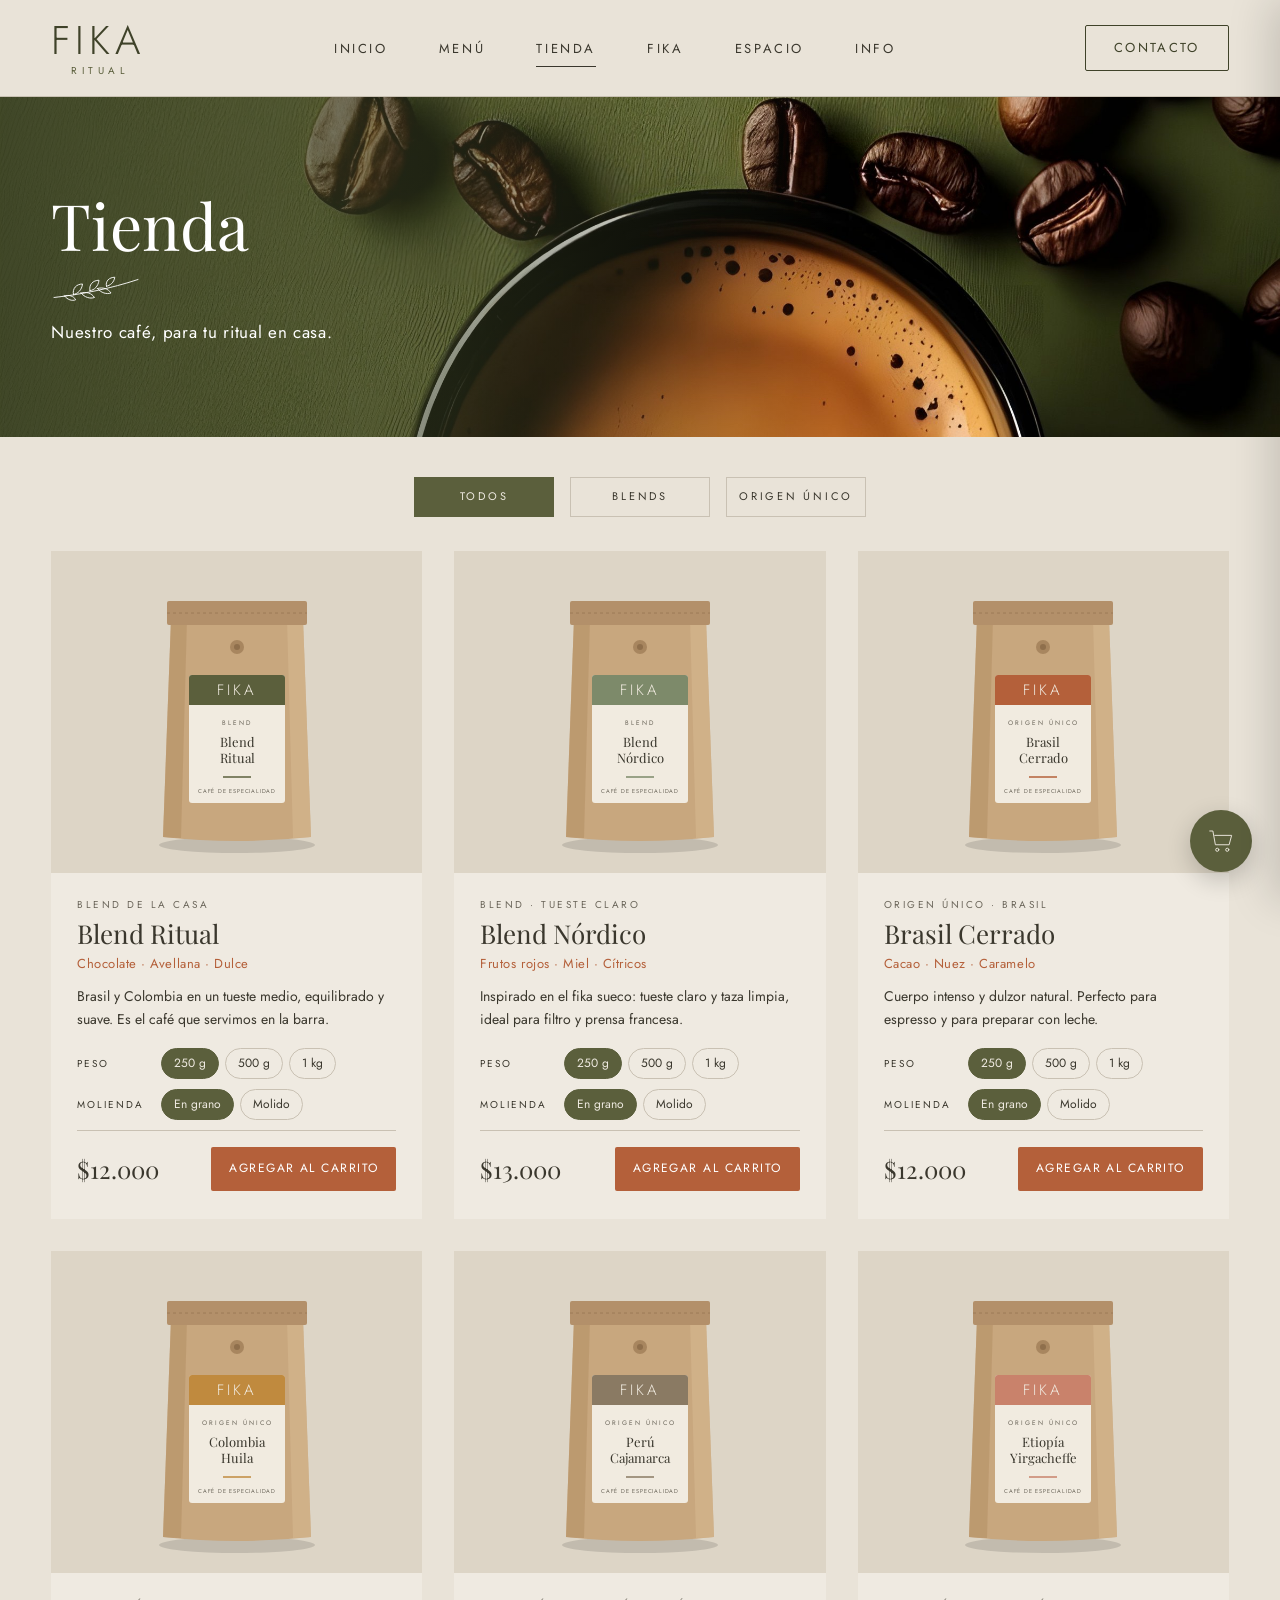
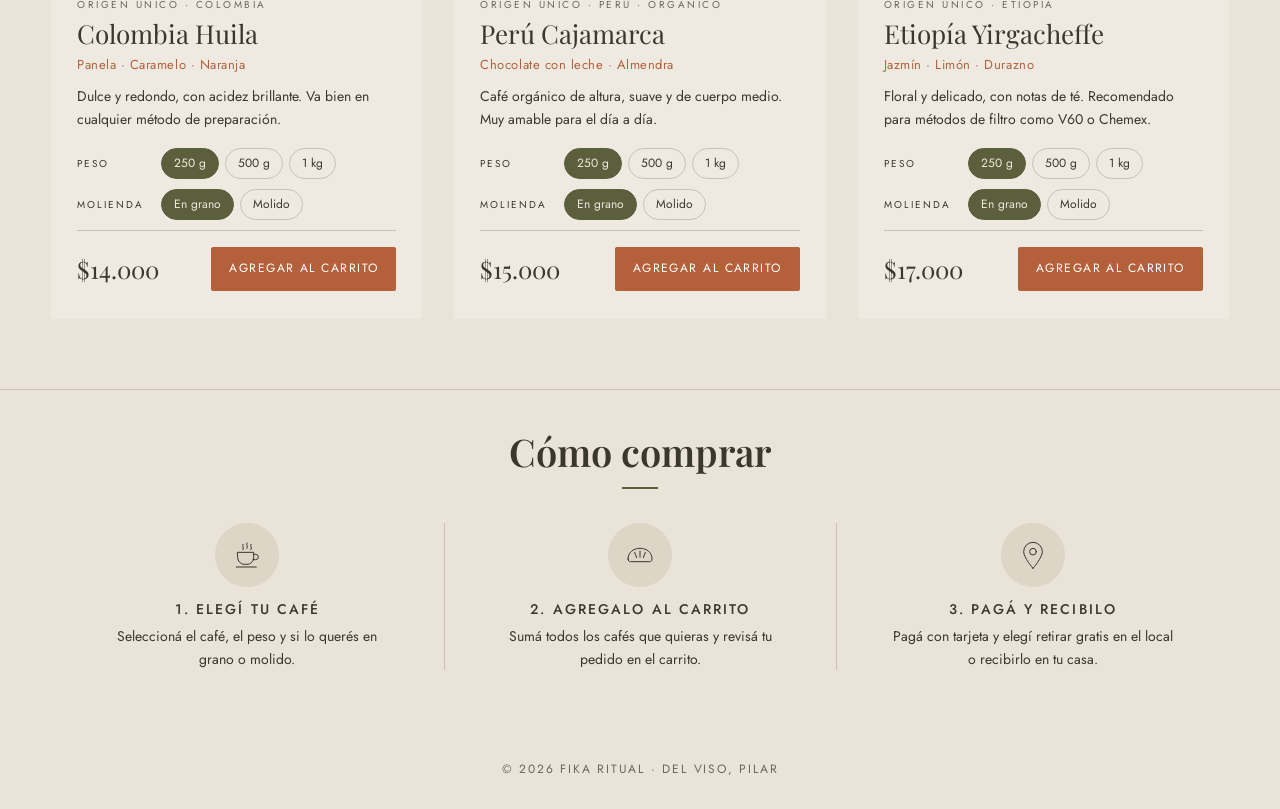
<file: tienda.html>
<!DOCTYPE html>
<html lang="es">
<head>
  <meta charset="UTF-8">
  <!-- Esta línea es clave para que la página sea responsive en el celular -->
  <meta name="viewport" content="width=device-width, initial-scale=1.0">
  <title>Tienda | Fika Ritual</title>
  <meta name="description" content="Fika Ritual: cafetería de especialidad, restó y panadería artesanal en Del Viso, Pilar.">

  <!-- Tipografías de Google Fonts -->
  <link rel="preconnect" href="https://fonts.googleapis.com">
  <link rel="preconnect" href="https://fonts.gstatic.com" crossorigin>
  <link href="https://fonts.googleapis.com/css2?family=Jost:wght@300;400;500&family=Playfair+Display:wght@400;600&display=swap" rel="stylesheet">

  <link rel="stylesheet" href="css/styles.css">
</head>
<body>

  <!-- ===== HEADER (igual en todas las páginas) ===== -->
  <header class="header">
    <div class="contenedor">
      <a href="index.html" class="logo" aria-label="Fika Ritual, ir al inicio">
        <span class="logo-fika">FIKA</span>
        <span class="logo-ritual">RITUAL</span>
      </a>

      <!-- Checkbox escondido: abre y cierra el menú en celular -->
      <input type="checkbox" id="menu-toggle" class="menu-toggle">

      <nav class="nav">
        <ul>
          <li><a href="index.html">Inicio</a></li>
          <li><a href="menu.html">Menú</a></li>
          <li><a href="tienda.html" class="activo">Tienda</a></li>
          <li><a href="fika.html">Fika</a></li>
          <li><a href="espacio.html">Espacio</a></li>
          <li><a href="info.html">Info</a></li>
          <li class="solo-celular"><a href="info.html#contacto">Contacto</a></li>
        </ul>
      </nav>

      <a href="info.html#contacto" class="boton boton-borde">Contacto</a>

      <!-- Botón hamburguesa (solo se ve en celular) -->
      <label for="menu-toggle" class="hamburguesa" aria-label="Abrir menú">
        <span></span><span></span><span></span>
      </label>
    </div>
  </header>

  <main>
    <!-- ===== HERO TIENDA ===== -->
    <section class="hero-chico hero-tienda">
      <img class="hero-foto" src="img/hero-tienda.jpg" alt="Taza de espresso rodeada de granos de café sobre fondo verde">
      <div class="contenedor hero-texto">
        <h1>Tienda</h1>
        <svg class="ramita" viewBox="0 0 120 40" fill="none" stroke="currentColor" stroke-width="1.2" stroke-linecap="round" aria-hidden="true"><path d="M4 30C40 26 80 18 116 6"/><path d="M30 26c-2-8 4-14 12-14-1 8-6 13-12 14z"/><path d="M52 21c-2-8 4-14 12-14-1 8-6 13-12 14z"/><path d="M74 15c-2-7 4-12 11-12-1 7-6 11-11 12z"/><path d="M40 24c5 6 12 8 18 6-4-6-11-8-18-6z"/><path d="M62 18c5 6 12 8 18 6-4-6-11-8-18-6z"/><path d="M18 28c4 5 10 7 15 5-3-5-9-7-15-5z"/></svg>
        <p class="hero-bajada">Nuestro café, para tu ritual en casa.</p>
      </div>
    </section>

    <!-- =========================================================
         TODA LA TIENDA ES UN FORMULARIO.
         Cada producto del carrito es un checkbox: los botones
         "Agregar al carrito" son <label> que lo tildan, y el CSS
         muestra en el carrito los que están tildados (:checked).
         El total se calcula con contadores de CSS (counter).
         ========================================================= -->
    <form class="tienda-form" action="confirmacion.html" method="get">

      <!-- Abre y cierra el panel del carrito -->
      <input type="checkbox" id="ver-carrito" class="toggle-oculto">
      <!-- Paso del carrito: 1 = lista de productos, 2 = pago -->
      <input type="radio" name="paso" id="paso-carrito" class="toggle-oculto" checked>
      <input type="radio" name="paso" id="paso-pago" class="toggle-oculto">

      <!-- ===== PRODUCTOS ===== -->
      <section class="tienda">
        <div class="contenedor">
          <input type="radio" name="filtro" id="f-todos" class="tab-radio" checked>
          <input type="radio" name="filtro" id="f-blend" class="tab-radio">
          <input type="radio" name="filtro" id="f-origen" class="tab-radio">

          <div class="tabs">
            <label for="f-todos">Todos</label>
            <label for="f-blend">Blends</label>
            <label for="f-origen">Origen único</label>
          </div>

          <!-- Precios de ejemplo: cambialos por los reales -->
          <div class="grilla-cafes">
        <article class="cafe cat-blend">
          <!-- Opciones: los radio buttons cambian el precio y el botón con CSS -->
          <input type="radio" name="blend-ritual-peso" id="blend-ritual-250" class="op-250" checked>
          <input type="radio" name="blend-ritual-peso" id="blend-ritual-500" class="op-500">
          <input type="radio" name="blend-ritual-peso" id="blend-ritual-1000" class="op-1000">
          <input type="radio" name="blend-ritual-mol" id="blend-ritual-grano" class="op-grano" checked>
          <input type="radio" name="blend-ritual-mol" id="blend-ritual-molido" class="op-molido">
          <div class="cafe-foto">
            <svg class="bolsa" viewBox="0 0 220 280" role="img" aria-label="Bolsa de café Blend Ritual">
              <ellipse cx="110" cy="266" rx="78" ry="8" fill="#000" opacity=".12"/>
              <path d="M44 40 L176 40 L184 258 Q110 266 36 258 Z" fill="#c8a77e"/>
              <path d="M44 40 L60 40 L54 259 Q44 259 36 258 Z" fill="#b8956a" opacity=".7"/>
              <path d="M160 40 L176 40 L184 258 Q176 259 166 259 Z" fill="#d6b88f" opacity=".6"/>
              <rect x="40" y="22" width="140" height="24" rx="2" fill="#b3906a"/>
              <path d="M40 34 H180" stroke="#9c7b57" stroke-width="1" stroke-dasharray="3 3"/>
              <circle cx="110" cy="68" r="7" fill="#a8865f"/><circle cx="110" cy="68" r="3" fill="#8f6f4c"/>
              <rect x="62" y="96" width="96" height="128" rx="3" fill="#f1ebe0"/>
              <rect x="62" y="96" width="96" height="30" rx="3" fill="#5b5f3c"/>
              <rect x="62" y="120" width="96" height="6" fill="#5b5f3c"/>
              <text x="110" y="116" text-anchor="middle" font-family="Jost, Arial, sans-serif" font-size="15" font-weight="300" letter-spacing="3" fill="#f1ebe0">FIKA</text>
              <text x="110" y="146" text-anchor="middle" font-family="Jost, Arial, sans-serif" font-size="6.5" letter-spacing="2" fill="#6b665a">BLEND</text>
              <text x="110" y="168" text-anchor="middle" font-family="'Playfair Display', Georgia, serif" font-size="13" fill="#3a372d">Blend</text>
              <text x="110" y="184" text-anchor="middle" font-family="'Playfair Display', Georgia, serif" font-size="13" fill="#3a372d">Ritual</text>
              <path d="M96 198 h28" stroke="#5b5f3c" stroke-width="1.5"/>
              <text x="110" y="214" text-anchor="middle" font-family="Jost, Arial, sans-serif" font-size="5.6" letter-spacing="0.8" fill="#6b665a">CAFÉ DE ESPECIALIDAD</text>
            </svg>
          </div>
          <div class="cafe-info">
            <p class="etiqueta">Blend de la casa</p>
            <h3>Blend Ritual</h3>
            <p class="cafe-notas">Chocolate · Avellana · Dulce</p>
            <p class="cafe-desc">Brasil y Colombia en un tueste medio, equilibrado y suave. Es el café que servimos en la barra.</p>
            <div class="opciones">
              <span>Peso</span>
              <div class="chips"><label for="blend-ritual-250">250 g</label><label for="blend-ritual-500">500 g</label><label for="blend-ritual-1000">1 kg</label></div>
            </div>
            <div class="opciones">
              <span>Molienda</span>
              <div class="chips"><label for="blend-ritual-grano">En grano</label><label for="blend-ritual-molido">Molido</label></div>
            </div>
            <div class="cafe-compra">
              <p class="cafe-precio"><span class="pr-250">$12.000</span><span class="pr-500">$22.000</span><span class="pr-1000">$40.000</span></p>
              <!-- Un botón por combinación: cada uno tilda su producto en el carrito -->
              <label for="add-blend-ritual-250-grano" class="boton boton-terracota btn-comprar c-250-grano"><span class="t-add">Agregar al carrito</span><span class="t-ok">&#10003; Agregado</span></label>
              <label for="add-blend-ritual-250-molido" class="boton boton-terracota btn-comprar c-250-molido"><span class="t-add">Agregar al carrito</span><span class="t-ok">&#10003; Agregado</span></label>
              <label for="add-blend-ritual-500-grano" class="boton boton-terracota btn-comprar c-500-grano"><span class="t-add">Agregar al carrito</span><span class="t-ok">&#10003; Agregado</span></label>
              <label for="add-blend-ritual-500-molido" class="boton boton-terracota btn-comprar c-500-molido"><span class="t-add">Agregar al carrito</span><span class="t-ok">&#10003; Agregado</span></label>
              <label for="add-blend-ritual-1000-grano" class="boton boton-terracota btn-comprar c-1000-grano"><span class="t-add">Agregar al carrito</span><span class="t-ok">&#10003; Agregado</span></label>
              <label for="add-blend-ritual-1000-molido" class="boton boton-terracota btn-comprar c-1000-molido"><span class="t-add">Agregar al carrito</span><span class="t-ok">&#10003; Agregado</span></label>
            </div>
          </div>
        </article>
        <article class="cafe cat-blend">
          <!-- Opciones: los radio buttons cambian el precio y el botón con CSS -->
          <input type="radio" name="blend-nordico-peso" id="blend-nordico-250" class="op-250" checked>
          <input type="radio" name="blend-nordico-peso" id="blend-nordico-500" class="op-500">
          <input type="radio" name="blend-nordico-peso" id="blend-nordico-1000" class="op-1000">
          <input type="radio" name="blend-nordico-mol" id="blend-nordico-grano" class="op-grano" checked>
          <input type="radio" name="blend-nordico-mol" id="blend-nordico-molido" class="op-molido">
          <div class="cafe-foto">
            <svg class="bolsa" viewBox="0 0 220 280" role="img" aria-label="Bolsa de café Blend Nórdico">
              <ellipse cx="110" cy="266" rx="78" ry="8" fill="#000" opacity=".12"/>
              <path d="M44 40 L176 40 L184 258 Q110 266 36 258 Z" fill="#c8a77e"/>
              <path d="M44 40 L60 40 L54 259 Q44 259 36 258 Z" fill="#b8956a" opacity=".7"/>
              <path d="M160 40 L176 40 L184 258 Q176 259 166 259 Z" fill="#d6b88f" opacity=".6"/>
              <rect x="40" y="22" width="140" height="24" rx="2" fill="#b3906a"/>
              <path d="M40 34 H180" stroke="#9c7b57" stroke-width="1" stroke-dasharray="3 3"/>
              <circle cx="110" cy="68" r="7" fill="#a8865f"/><circle cx="110" cy="68" r="3" fill="#8f6f4c"/>
              <rect x="62" y="96" width="96" height="128" rx="3" fill="#f1ebe0"/>
              <rect x="62" y="96" width="96" height="30" rx="3" fill="#7d8a6a"/>
              <rect x="62" y="120" width="96" height="6" fill="#7d8a6a"/>
              <text x="110" y="116" text-anchor="middle" font-family="Jost, Arial, sans-serif" font-size="15" font-weight="300" letter-spacing="3" fill="#f1ebe0">FIKA</text>
              <text x="110" y="146" text-anchor="middle" font-family="Jost, Arial, sans-serif" font-size="6.5" letter-spacing="2" fill="#6b665a">BLEND</text>
              <text x="110" y="168" text-anchor="middle" font-family="'Playfair Display', Georgia, serif" font-size="13" fill="#3a372d">Blend</text>
              <text x="110" y="184" text-anchor="middle" font-family="'Playfair Display', Georgia, serif" font-size="13" fill="#3a372d">Nórdico</text>
              <path d="M96 198 h28" stroke="#7d8a6a" stroke-width="1.5"/>
              <text x="110" y="214" text-anchor="middle" font-family="Jost, Arial, sans-serif" font-size="5.6" letter-spacing="0.8" fill="#6b665a">CAFÉ DE ESPECIALIDAD</text>
            </svg>
          </div>
          <div class="cafe-info">
            <p class="etiqueta">Blend · Tueste claro</p>
            <h3>Blend Nórdico</h3>
            <p class="cafe-notas">Frutos rojos · Miel · Cítricos</p>
            <p class="cafe-desc">Inspirado en el fika sueco: tueste claro y taza limpia, ideal para filtro y prensa francesa.</p>
            <div class="opciones">
              <span>Peso</span>
              <div class="chips"><label for="blend-nordico-250">250 g</label><label for="blend-nordico-500">500 g</label><label for="blend-nordico-1000">1 kg</label></div>
            </div>
            <div class="opciones">
              <span>Molienda</span>
              <div class="chips"><label for="blend-nordico-grano">En grano</label><label for="blend-nordico-molido">Molido</label></div>
            </div>
            <div class="cafe-compra">
              <p class="cafe-precio"><span class="pr-250">$13.000</span><span class="pr-500">$24.000</span><span class="pr-1000">$44.000</span></p>
              <!-- Un botón por combinación: cada uno tilda su producto en el carrito -->
              <label for="add-blend-nordico-250-grano" class="boton boton-terracota btn-comprar c-250-grano"><span class="t-add">Agregar al carrito</span><span class="t-ok">&#10003; Agregado</span></label>
              <label for="add-blend-nordico-250-molido" class="boton boton-terracota btn-comprar c-250-molido"><span class="t-add">Agregar al carrito</span><span class="t-ok">&#10003; Agregado</span></label>
              <label for="add-blend-nordico-500-grano" class="boton boton-terracota btn-comprar c-500-grano"><span class="t-add">Agregar al carrito</span><span class="t-ok">&#10003; Agregado</span></label>
              <label for="add-blend-nordico-500-molido" class="boton boton-terracota btn-comprar c-500-molido"><span class="t-add">Agregar al carrito</span><span class="t-ok">&#10003; Agregado</span></label>
              <label for="add-blend-nordico-1000-grano" class="boton boton-terracota btn-comprar c-1000-grano"><span class="t-add">Agregar al carrito</span><span class="t-ok">&#10003; Agregado</span></label>
              <label for="add-blend-nordico-1000-molido" class="boton boton-terracota btn-comprar c-1000-molido"><span class="t-add">Agregar al carrito</span><span class="t-ok">&#10003; Agregado</span></label>
            </div>
          </div>
        </article>
        <article class="cafe cat-origen">
          <!-- Opciones: los radio buttons cambian el precio y el botón con CSS -->
          <input type="radio" name="brasil-cerrado-peso" id="brasil-cerrado-250" class="op-250" checked>
          <input type="radio" name="brasil-cerrado-peso" id="brasil-cerrado-500" class="op-500">
          <input type="radio" name="brasil-cerrado-peso" id="brasil-cerrado-1000" class="op-1000">
          <input type="radio" name="brasil-cerrado-mol" id="brasil-cerrado-grano" class="op-grano" checked>
          <input type="radio" name="brasil-cerrado-mol" id="brasil-cerrado-molido" class="op-molido">
          <div class="cafe-foto">
            <svg class="bolsa" viewBox="0 0 220 280" role="img" aria-label="Bolsa de café Brasil Cerrado">
              <ellipse cx="110" cy="266" rx="78" ry="8" fill="#000" opacity=".12"/>
              <path d="M44 40 L176 40 L184 258 Q110 266 36 258 Z" fill="#c8a77e"/>
              <path d="M44 40 L60 40 L54 259 Q44 259 36 258 Z" fill="#b8956a" opacity=".7"/>
              <path d="M160 40 L176 40 L184 258 Q176 259 166 259 Z" fill="#d6b88f" opacity=".6"/>
              <rect x="40" y="22" width="140" height="24" rx="2" fill="#b3906a"/>
              <path d="M40 34 H180" stroke="#9c7b57" stroke-width="1" stroke-dasharray="3 3"/>
              <circle cx="110" cy="68" r="7" fill="#a8865f"/><circle cx="110" cy="68" r="3" fill="#8f6f4c"/>
              <rect x="62" y="96" width="96" height="128" rx="3" fill="#f1ebe0"/>
              <rect x="62" y="96" width="96" height="30" rx="3" fill="#b4603a"/>
              <rect x="62" y="120" width="96" height="6" fill="#b4603a"/>
              <text x="110" y="116" text-anchor="middle" font-family="Jost, Arial, sans-serif" font-size="15" font-weight="300" letter-spacing="3" fill="#f1ebe0">FIKA</text>
              <text x="110" y="146" text-anchor="middle" font-family="Jost, Arial, sans-serif" font-size="6.5" letter-spacing="2" fill="#6b665a">ORIGEN ÚNICO</text>
              <text x="110" y="168" text-anchor="middle" font-family="'Playfair Display', Georgia, serif" font-size="13" fill="#3a372d">Brasil</text>
              <text x="110" y="184" text-anchor="middle" font-family="'Playfair Display', Georgia, serif" font-size="13" fill="#3a372d">Cerrado</text>
              <path d="M96 198 h28" stroke="#b4603a" stroke-width="1.5"/>
              <text x="110" y="214" text-anchor="middle" font-family="Jost, Arial, sans-serif" font-size="5.6" letter-spacing="0.8" fill="#6b665a">CAFÉ DE ESPECIALIDAD</text>
            </svg>
          </div>
          <div class="cafe-info">
            <p class="etiqueta">Origen único · Brasil</p>
            <h3>Brasil Cerrado</h3>
            <p class="cafe-notas">Cacao · Nuez · Caramelo</p>
            <p class="cafe-desc">Cuerpo intenso y dulzor natural. Perfecto para espresso y para preparar con leche.</p>
            <div class="opciones">
              <span>Peso</span>
              <div class="chips"><label for="brasil-cerrado-250">250 g</label><label for="brasil-cerrado-500">500 g</label><label for="brasil-cerrado-1000">1 kg</label></div>
            </div>
            <div class="opciones">
              <span>Molienda</span>
              <div class="chips"><label for="brasil-cerrado-grano">En grano</label><label for="brasil-cerrado-molido">Molido</label></div>
            </div>
            <div class="cafe-compra">
              <p class="cafe-precio"><span class="pr-250">$12.000</span><span class="pr-500">$21.000</span><span class="pr-1000">$38.000</span></p>
              <!-- Un botón por combinación: cada uno tilda su producto en el carrito -->
              <label for="add-brasil-cerrado-250-grano" class="boton boton-terracota btn-comprar c-250-grano"><span class="t-add">Agregar al carrito</span><span class="t-ok">&#10003; Agregado</span></label>
              <label for="add-brasil-cerrado-250-molido" class="boton boton-terracota btn-comprar c-250-molido"><span class="t-add">Agregar al carrito</span><span class="t-ok">&#10003; Agregado</span></label>
              <label for="add-brasil-cerrado-500-grano" class="boton boton-terracota btn-comprar c-500-grano"><span class="t-add">Agregar al carrito</span><span class="t-ok">&#10003; Agregado</span></label>
              <label for="add-brasil-cerrado-500-molido" class="boton boton-terracota btn-comprar c-500-molido"><span class="t-add">Agregar al carrito</span><span class="t-ok">&#10003; Agregado</span></label>
              <label for="add-brasil-cerrado-1000-grano" class="boton boton-terracota btn-comprar c-1000-grano"><span class="t-add">Agregar al carrito</span><span class="t-ok">&#10003; Agregado</span></label>
              <label for="add-brasil-cerrado-1000-molido" class="boton boton-terracota btn-comprar c-1000-molido"><span class="t-add">Agregar al carrito</span><span class="t-ok">&#10003; Agregado</span></label>
            </div>
          </div>
        </article>
        <article class="cafe cat-origen">
          <!-- Opciones: los radio buttons cambian el precio y el botón con CSS -->
          <input type="radio" name="colombia-huila-peso" id="colombia-huila-250" class="op-250" checked>
          <input type="radio" name="colombia-huila-peso" id="colombia-huila-500" class="op-500">
          <input type="radio" name="colombia-huila-peso" id="colombia-huila-1000" class="op-1000">
          <input type="radio" name="colombia-huila-mol" id="colombia-huila-grano" class="op-grano" checked>
          <input type="radio" name="colombia-huila-mol" id="colombia-huila-molido" class="op-molido">
          <div class="cafe-foto">
            <svg class="bolsa" viewBox="0 0 220 280" role="img" aria-label="Bolsa de café Colombia Huila">
              <ellipse cx="110" cy="266" rx="78" ry="8" fill="#000" opacity=".12"/>
              <path d="M44 40 L176 40 L184 258 Q110 266 36 258 Z" fill="#c8a77e"/>
              <path d="M44 40 L60 40 L54 259 Q44 259 36 258 Z" fill="#b8956a" opacity=".7"/>
              <path d="M160 40 L176 40 L184 258 Q176 259 166 259 Z" fill="#d6b88f" opacity=".6"/>
              <rect x="40" y="22" width="140" height="24" rx="2" fill="#b3906a"/>
              <path d="M40 34 H180" stroke="#9c7b57" stroke-width="1" stroke-dasharray="3 3"/>
              <circle cx="110" cy="68" r="7" fill="#a8865f"/><circle cx="110" cy="68" r="3" fill="#8f6f4c"/>
              <rect x="62" y="96" width="96" height="128" rx="3" fill="#f1ebe0"/>
              <rect x="62" y="96" width="96" height="30" rx="3" fill="#c08a3e"/>
              <rect x="62" y="120" width="96" height="6" fill="#c08a3e"/>
              <text x="110" y="116" text-anchor="middle" font-family="Jost, Arial, sans-serif" font-size="15" font-weight="300" letter-spacing="3" fill="#f1ebe0">FIKA</text>
              <text x="110" y="146" text-anchor="middle" font-family="Jost, Arial, sans-serif" font-size="6.5" letter-spacing="2" fill="#6b665a">ORIGEN ÚNICO</text>
              <text x="110" y="168" text-anchor="middle" font-family="'Playfair Display', Georgia, serif" font-size="13" fill="#3a372d">Colombia</text>
              <text x="110" y="184" text-anchor="middle" font-family="'Playfair Display', Georgia, serif" font-size="13" fill="#3a372d">Huila</text>
              <path d="M96 198 h28" stroke="#c08a3e" stroke-width="1.5"/>
              <text x="110" y="214" text-anchor="middle" font-family="Jost, Arial, sans-serif" font-size="5.6" letter-spacing="0.8" fill="#6b665a">CAFÉ DE ESPECIALIDAD</text>
            </svg>
          </div>
          <div class="cafe-info">
            <p class="etiqueta">Origen único · Colombia</p>
            <h3>Colombia Huila</h3>
            <p class="cafe-notas">Panela · Caramelo · Naranja</p>
            <p class="cafe-desc">Dulce y redondo, con acidez brillante. Va bien en cualquier método de preparación.</p>
            <div class="opciones">
              <span>Peso</span>
              <div class="chips"><label for="colombia-huila-250">250 g</label><label for="colombia-huila-500">500 g</label><label for="colombia-huila-1000">1 kg</label></div>
            </div>
            <div class="opciones">
              <span>Molienda</span>
              <div class="chips"><label for="colombia-huila-grano">En grano</label><label for="colombia-huila-molido">Molido</label></div>
            </div>
            <div class="cafe-compra">
              <p class="cafe-precio"><span class="pr-250">$14.000</span><span class="pr-500">$26.000</span><span class="pr-1000">$48.000</span></p>
              <!-- Un botón por combinación: cada uno tilda su producto en el carrito -->
              <label for="add-colombia-huila-250-grano" class="boton boton-terracota btn-comprar c-250-grano"><span class="t-add">Agregar al carrito</span><span class="t-ok">&#10003; Agregado</span></label>
              <label for="add-colombia-huila-250-molido" class="boton boton-terracota btn-comprar c-250-molido"><span class="t-add">Agregar al carrito</span><span class="t-ok">&#10003; Agregado</span></label>
              <label for="add-colombia-huila-500-grano" class="boton boton-terracota btn-comprar c-500-grano"><span class="t-add">Agregar al carrito</span><span class="t-ok">&#10003; Agregado</span></label>
              <label for="add-colombia-huila-500-molido" class="boton boton-terracota btn-comprar c-500-molido"><span class="t-add">Agregar al carrito</span><span class="t-ok">&#10003; Agregado</span></label>
              <label for="add-colombia-huila-1000-grano" class="boton boton-terracota btn-comprar c-1000-grano"><span class="t-add">Agregar al carrito</span><span class="t-ok">&#10003; Agregado</span></label>
              <label for="add-colombia-huila-1000-molido" class="boton boton-terracota btn-comprar c-1000-molido"><span class="t-add">Agregar al carrito</span><span class="t-ok">&#10003; Agregado</span></label>
            </div>
          </div>
        </article>
        <article class="cafe cat-origen">
          <!-- Opciones: los radio buttons cambian el precio y el botón con CSS -->
          <input type="radio" name="peru-cajamarca-peso" id="peru-cajamarca-250" class="op-250" checked>
          <input type="radio" name="peru-cajamarca-peso" id="peru-cajamarca-500" class="op-500">
          <input type="radio" name="peru-cajamarca-peso" id="peru-cajamarca-1000" class="op-1000">
          <input type="radio" name="peru-cajamarca-mol" id="peru-cajamarca-grano" class="op-grano" checked>
          <input type="radio" name="peru-cajamarca-mol" id="peru-cajamarca-molido" class="op-molido">
          <div class="cafe-foto">
            <svg class="bolsa" viewBox="0 0 220 280" role="img" aria-label="Bolsa de café Perú Cajamarca">
              <ellipse cx="110" cy="266" rx="78" ry="8" fill="#000" opacity=".12"/>
              <path d="M44 40 L176 40 L184 258 Q110 266 36 258 Z" fill="#c8a77e"/>
              <path d="M44 40 L60 40 L54 259 Q44 259 36 258 Z" fill="#b8956a" opacity=".7"/>
              <path d="M160 40 L176 40 L184 258 Q176 259 166 259 Z" fill="#d6b88f" opacity=".6"/>
              <rect x="40" y="22" width="140" height="24" rx="2" fill="#b3906a"/>
              <path d="M40 34 H180" stroke="#9c7b57" stroke-width="1" stroke-dasharray="3 3"/>
              <circle cx="110" cy="68" r="7" fill="#a8865f"/><circle cx="110" cy="68" r="3" fill="#8f6f4c"/>
              <rect x="62" y="96" width="96" height="128" rx="3" fill="#f1ebe0"/>
              <rect x="62" y="96" width="96" height="30" rx="3" fill="#8a7a63"/>
              <rect x="62" y="120" width="96" height="6" fill="#8a7a63"/>
              <text x="110" y="116" text-anchor="middle" font-family="Jost, Arial, sans-serif" font-size="15" font-weight="300" letter-spacing="3" fill="#f1ebe0">FIKA</text>
              <text x="110" y="146" text-anchor="middle" font-family="Jost, Arial, sans-serif" font-size="6.5" letter-spacing="2" fill="#6b665a">ORIGEN ÚNICO</text>
              <text x="110" y="168" text-anchor="middle" font-family="'Playfair Display', Georgia, serif" font-size="13" fill="#3a372d">Perú</text>
              <text x="110" y="184" text-anchor="middle" font-family="'Playfair Display', Georgia, serif" font-size="13" fill="#3a372d">Cajamarca</text>
              <path d="M96 198 h28" stroke="#8a7a63" stroke-width="1.5"/>
              <text x="110" y="214" text-anchor="middle" font-family="Jost, Arial, sans-serif" font-size="5.6" letter-spacing="0.8" fill="#6b665a">CAFÉ DE ESPECIALIDAD</text>
            </svg>
          </div>
          <div class="cafe-info">
            <p class="etiqueta">Origen único · Perú · Orgánico</p>
            <h3>Perú Cajamarca</h3>
            <p class="cafe-notas">Chocolate con leche · Almendra</p>
            <p class="cafe-desc">Café orgánico de altura, suave y de cuerpo medio. Muy amable para el día a día.</p>
            <div class="opciones">
              <span>Peso</span>
              <div class="chips"><label for="peru-cajamarca-250">250 g</label><label for="peru-cajamarca-500">500 g</label><label for="peru-cajamarca-1000">1 kg</label></div>
            </div>
            <div class="opciones">
              <span>Molienda</span>
              <div class="chips"><label for="peru-cajamarca-grano">En grano</label><label for="peru-cajamarca-molido">Molido</label></div>
            </div>
            <div class="cafe-compra">
              <p class="cafe-precio"><span class="pr-250">$15.000</span><span class="pr-500">$27.000</span><span class="pr-1000">$50.000</span></p>
              <!-- Un botón por combinación: cada uno tilda su producto en el carrito -->
              <label for="add-peru-cajamarca-250-grano" class="boton boton-terracota btn-comprar c-250-grano"><span class="t-add">Agregar al carrito</span><span class="t-ok">&#10003; Agregado</span></label>
              <label for="add-peru-cajamarca-250-molido" class="boton boton-terracota btn-comprar c-250-molido"><span class="t-add">Agregar al carrito</span><span class="t-ok">&#10003; Agregado</span></label>
              <label for="add-peru-cajamarca-500-grano" class="boton boton-terracota btn-comprar c-500-grano"><span class="t-add">Agregar al carrito</span><span class="t-ok">&#10003; Agregado</span></label>
              <label for="add-peru-cajamarca-500-molido" class="boton boton-terracota btn-comprar c-500-molido"><span class="t-add">Agregar al carrito</span><span class="t-ok">&#10003; Agregado</span></label>
              <label for="add-peru-cajamarca-1000-grano" class="boton boton-terracota btn-comprar c-1000-grano"><span class="t-add">Agregar al carrito</span><span class="t-ok">&#10003; Agregado</span></label>
              <label for="add-peru-cajamarca-1000-molido" class="boton boton-terracota btn-comprar c-1000-molido"><span class="t-add">Agregar al carrito</span><span class="t-ok">&#10003; Agregado</span></label>
            </div>
          </div>
        </article>
        <article class="cafe cat-origen">
          <!-- Opciones: los radio buttons cambian el precio y el botón con CSS -->
          <input type="radio" name="etiopia-yirgacheffe-peso" id="etiopia-yirgacheffe-250" class="op-250" checked>
          <input type="radio" name="etiopia-yirgacheffe-peso" id="etiopia-yirgacheffe-500" class="op-500">
          <input type="radio" name="etiopia-yirgacheffe-peso" id="etiopia-yirgacheffe-1000" class="op-1000">
          <input type="radio" name="etiopia-yirgacheffe-mol" id="etiopia-yirgacheffe-grano" class="op-grano" checked>
          <input type="radio" name="etiopia-yirgacheffe-mol" id="etiopia-yirgacheffe-molido" class="op-molido">
          <div class="cafe-foto">
            <svg class="bolsa" viewBox="0 0 220 280" role="img" aria-label="Bolsa de café Etiopía Yirgacheffe">
              <ellipse cx="110" cy="266" rx="78" ry="8" fill="#000" opacity=".12"/>
              <path d="M44 40 L176 40 L184 258 Q110 266 36 258 Z" fill="#c8a77e"/>
              <path d="M44 40 L60 40 L54 259 Q44 259 36 258 Z" fill="#b8956a" opacity=".7"/>
              <path d="M160 40 L176 40 L184 258 Q176 259 166 259 Z" fill="#d6b88f" opacity=".6"/>
              <rect x="40" y="22" width="140" height="24" rx="2" fill="#b3906a"/>
              <path d="M40 34 H180" stroke="#9c7b57" stroke-width="1" stroke-dasharray="3 3"/>
              <circle cx="110" cy="68" r="7" fill="#a8865f"/><circle cx="110" cy="68" r="3" fill="#8f6f4c"/>
              <rect x="62" y="96" width="96" height="128" rx="3" fill="#f1ebe0"/>
              <rect x="62" y="96" width="96" height="30" rx="3" fill="#c9826b"/>
              <rect x="62" y="120" width="96" height="6" fill="#c9826b"/>
              <text x="110" y="116" text-anchor="middle" font-family="Jost, Arial, sans-serif" font-size="15" font-weight="300" letter-spacing="3" fill="#f1ebe0">FIKA</text>
              <text x="110" y="146" text-anchor="middle" font-family="Jost, Arial, sans-serif" font-size="6.5" letter-spacing="2" fill="#6b665a">ORIGEN ÚNICO</text>
              <text x="110" y="168" text-anchor="middle" font-family="'Playfair Display', Georgia, serif" font-size="13" fill="#3a372d">Etiopía</text>
              <text x="110" y="184" text-anchor="middle" font-family="'Playfair Display', Georgia, serif" font-size="13" fill="#3a372d">Yirgacheffe</text>
              <path d="M96 198 h28" stroke="#c9826b" stroke-width="1.5"/>
              <text x="110" y="214" text-anchor="middle" font-family="Jost, Arial, sans-serif" font-size="5.6" letter-spacing="0.8" fill="#6b665a">CAFÉ DE ESPECIALIDAD</text>
            </svg>
          </div>
          <div class="cafe-info">
            <p class="etiqueta">Origen único · Etiopía</p>
            <h3>Etiopía Yirgacheffe</h3>
            <p class="cafe-notas">Jazmín · Limón · Durazno</p>
            <p class="cafe-desc">Floral y delicado, con notas de té. Recomendado para métodos de filtro como V60 o Chemex.</p>
            <div class="opciones">
              <span>Peso</span>
              <div class="chips"><label for="etiopia-yirgacheffe-250">250 g</label><label for="etiopia-yirgacheffe-500">500 g</label><label for="etiopia-yirgacheffe-1000">1 kg</label></div>
            </div>
            <div class="opciones">
              <span>Molienda</span>
              <div class="chips"><label for="etiopia-yirgacheffe-grano">En grano</label><label for="etiopia-yirgacheffe-molido">Molido</label></div>
            </div>
            <div class="cafe-compra">
              <p class="cafe-precio"><span class="pr-250">$17.000</span><span class="pr-500">$32.000</span><span class="pr-1000">$60.000</span></p>
              <!-- Un botón por combinación: cada uno tilda su producto en el carrito -->
              <label for="add-etiopia-yirgacheffe-250-grano" class="boton boton-terracota btn-comprar c-250-grano"><span class="t-add">Agregar al carrito</span><span class="t-ok">&#10003; Agregado</span></label>
              <label for="add-etiopia-yirgacheffe-250-molido" class="boton boton-terracota btn-comprar c-250-molido"><span class="t-add">Agregar al carrito</span><span class="t-ok">&#10003; Agregado</span></label>
              <label for="add-etiopia-yirgacheffe-500-grano" class="boton boton-terracota btn-comprar c-500-grano"><span class="t-add">Agregar al carrito</span><span class="t-ok">&#10003; Agregado</span></label>
              <label for="add-etiopia-yirgacheffe-500-molido" class="boton boton-terracota btn-comprar c-500-molido"><span class="t-add">Agregar al carrito</span><span class="t-ok">&#10003; Agregado</span></label>
              <label for="add-etiopia-yirgacheffe-1000-grano" class="boton boton-terracota btn-comprar c-1000-grano"><span class="t-add">Agregar al carrito</span><span class="t-ok">&#10003; Agregado</span></label>
              <label for="add-etiopia-yirgacheffe-1000-molido" class="boton boton-terracota btn-comprar c-1000-molido"><span class="t-add">Agregar al carrito</span><span class="t-ok">&#10003; Agregado</span></label>
            </div>
          </div>
        </article>
          </div>
        </div>
      </section>

      <!-- ===== CÓMO COMPRAR ===== -->
      <section class="como-comprar">
        <div class="contenedor">
          <h2>Cómo comprar</h2>
          <span class="rayita"></span>
          <ol>
          <li>
            <div class="icono-circulo"><svg viewBox="0 0 48 48" fill="none" stroke="currentColor" stroke-width="1.5" stroke-linecap="round" stroke-linejoin="round" aria-hidden="true"><path d="M10 20h24v8a10 10 0 0 1-10 10h-4a10 10 0 0 1-10-10z"/><path d="M34 23h3a4 4 0 0 1 0 8h-4"/><path d="M8 42h30"/><path d="M18 8c-2 3 2 4 0 8M24 6c-2 3 2 4 0 8M30 8c-2 3 2 4 0 8"/></svg></div>
            <h3>Elegí tu café</h3>
            <p>Seleccioná el café, el peso y si lo querés en grano o molido.</p>
          </li>
          <li>
            <div class="icono-circulo"><svg viewBox="0 0 48 48" fill="none" stroke="currentColor" stroke-width="1.5" stroke-linecap="round" stroke-linejoin="round" aria-hidden="true"><path d="M6 30c0-10 8-16 18-16s18 6 18 16c0 3-2 4-4 4H10c-2 0-4-1-4-4z"/><path d="M16 20l3 8M24 18v9M32 20l-3 8"/></svg></div>
            <h3>Agregalo al carrito</h3>
            <p>Sumá todos los cafés que quieras y revisá tu pedido en el carrito.</p>
          </li>
          <li>
            <div class="icono-circulo"><svg viewBox="0 0 48 48" fill="none" stroke="currentColor" stroke-width="1.5" stroke-linecap="round" stroke-linejoin="round" aria-hidden="true"><path d="M24 44S10 28 10 19a14 14 0 0 1 28 0c0 9-14 25-14 25z"/><circle cx="24" cy="19" r="5"/></svg></div>
            <h3>Pagá y recibilo</h3>
            <p>Pagá con tarjeta y elegí retirar gratis en el local o recibirlo en tu casa.</p>
          </li>
          </ol>
        </div>
      </section>

      <!-- ===== PANEL DEL CARRITO ===== -->
      <label for="ver-carrito" class="carrito-fondo" aria-hidden="true"></label>
      <aside class="carrito" aria-label="Carrito de compras">

        <!-- PASO 1: lista de productos -->
        <div class="paso paso-1">
          <div class="carrito-cabecera">
            <h2>Tu carrito</h2>
            <label for="ver-carrito" class="carrito-cerrar" aria-label="Cerrar carrito">&times;</label>
          </div>

          <div class="carrito-lista">
              <input type="checkbox" class="cart-check" id="add-blend-ritual-250-grano" name="producto" value="Blend Ritual 250 g en grano" style="--precio: 12">
              <div class="item">
                <span class="item-color" style="background-color: #5b5f3c"></span>
                <div class="item-texto">
                  <p class="item-nombre">Blend Ritual</p>
                  <p class="item-detalle">250 g · En grano</p>
                </div>
                <p class="item-precio">$12.000</p>
                <label for="add-blend-ritual-250-grano" class="item-quitar" aria-label="Quitar Blend Ritual 250 g en grano">&times;</label>
              </div>
              <input type="checkbox" class="cart-check" id="add-blend-ritual-250-molido" name="producto" value="Blend Ritual 250 g molido" style="--precio: 12">
              <div class="item">
                <span class="item-color" style="background-color: #5b5f3c"></span>
                <div class="item-texto">
                  <p class="item-nombre">Blend Ritual</p>
                  <p class="item-detalle">250 g · Molido</p>
                </div>
                <p class="item-precio">$12.000</p>
                <label for="add-blend-ritual-250-molido" class="item-quitar" aria-label="Quitar Blend Ritual 250 g molido">&times;</label>
              </div>
              <input type="checkbox" class="cart-check" id="add-blend-ritual-500-grano" name="producto" value="Blend Ritual 500 g en grano" style="--precio: 22">
              <div class="item">
                <span class="item-color" style="background-color: #5b5f3c"></span>
                <div class="item-texto">
                  <p class="item-nombre">Blend Ritual</p>
                  <p class="item-detalle">500 g · En grano</p>
                </div>
                <p class="item-precio">$22.000</p>
                <label for="add-blend-ritual-500-grano" class="item-quitar" aria-label="Quitar Blend Ritual 500 g en grano">&times;</label>
              </div>
              <input type="checkbox" class="cart-check" id="add-blend-ritual-500-molido" name="producto" value="Blend Ritual 500 g molido" style="--precio: 22">
              <div class="item">
                <span class="item-color" style="background-color: #5b5f3c"></span>
                <div class="item-texto">
                  <p class="item-nombre">Blend Ritual</p>
                  <p class="item-detalle">500 g · Molido</p>
                </div>
                <p class="item-precio">$22.000</p>
                <label for="add-blend-ritual-500-molido" class="item-quitar" aria-label="Quitar Blend Ritual 500 g molido">&times;</label>
              </div>
              <input type="checkbox" class="cart-check" id="add-blend-ritual-1000-grano" name="producto" value="Blend Ritual 1 kg en grano" style="--precio: 40">
              <div class="item">
                <span class="item-color" style="background-color: #5b5f3c"></span>
                <div class="item-texto">
                  <p class="item-nombre">Blend Ritual</p>
                  <p class="item-detalle">1 kg · En grano</p>
                </div>
                <p class="item-precio">$40.000</p>
                <label for="add-blend-ritual-1000-grano" class="item-quitar" aria-label="Quitar Blend Ritual 1 kg en grano">&times;</label>
              </div>
              <input type="checkbox" class="cart-check" id="add-blend-ritual-1000-molido" name="producto" value="Blend Ritual 1 kg molido" style="--precio: 40">
              <div class="item">
                <span class="item-color" style="background-color: #5b5f3c"></span>
                <div class="item-texto">
                  <p class="item-nombre">Blend Ritual</p>
                  <p class="item-detalle">1 kg · Molido</p>
                </div>
                <p class="item-precio">$40.000</p>
                <label for="add-blend-ritual-1000-molido" class="item-quitar" aria-label="Quitar Blend Ritual 1 kg molido">&times;</label>
              </div>
              <input type="checkbox" class="cart-check" id="add-blend-nordico-250-grano" name="producto" value="Blend Nórdico 250 g en grano" style="--precio: 13">
              <div class="item">
                <span class="item-color" style="background-color: #7d8a6a"></span>
                <div class="item-texto">
                  <p class="item-nombre">Blend Nórdico</p>
                  <p class="item-detalle">250 g · En grano</p>
                </div>
                <p class="item-precio">$13.000</p>
                <label for="add-blend-nordico-250-grano" class="item-quitar" aria-label="Quitar Blend Nórdico 250 g en grano">&times;</label>
              </div>
              <input type="checkbox" class="cart-check" id="add-blend-nordico-250-molido" name="producto" value="Blend Nórdico 250 g molido" style="--precio: 13">
              <div class="item">
                <span class="item-color" style="background-color: #7d8a6a"></span>
                <div class="item-texto">
                  <p class="item-nombre">Blend Nórdico</p>
                  <p class="item-detalle">250 g · Molido</p>
                </div>
                <p class="item-precio">$13.000</p>
                <label for="add-blend-nordico-250-molido" class="item-quitar" aria-label="Quitar Blend Nórdico 250 g molido">&times;</label>
              </div>
              <input type="checkbox" class="cart-check" id="add-blend-nordico-500-grano" name="producto" value="Blend Nórdico 500 g en grano" style="--precio: 24">
              <div class="item">
                <span class="item-color" style="background-color: #7d8a6a"></span>
                <div class="item-texto">
                  <p class="item-nombre">Blend Nórdico</p>
                  <p class="item-detalle">500 g · En grano</p>
                </div>
                <p class="item-precio">$24.000</p>
                <label for="add-blend-nordico-500-grano" class="item-quitar" aria-label="Quitar Blend Nórdico 500 g en grano">&times;</label>
              </div>
              <input type="checkbox" class="cart-check" id="add-blend-nordico-500-molido" name="producto" value="Blend Nórdico 500 g molido" style="--precio: 24">
              <div class="item">
                <span class="item-color" style="background-color: #7d8a6a"></span>
                <div class="item-texto">
                  <p class="item-nombre">Blend Nórdico</p>
                  <p class="item-detalle">500 g · Molido</p>
                </div>
                <p class="item-precio">$24.000</p>
                <label for="add-blend-nordico-500-molido" class="item-quitar" aria-label="Quitar Blend Nórdico 500 g molido">&times;</label>
              </div>
              <input type="checkbox" class="cart-check" id="add-blend-nordico-1000-grano" name="producto" value="Blend Nórdico 1 kg en grano" style="--precio: 44">
              <div class="item">
                <span class="item-color" style="background-color: #7d8a6a"></span>
                <div class="item-texto">
                  <p class="item-nombre">Blend Nórdico</p>
                  <p class="item-detalle">1 kg · En grano</p>
                </div>
                <p class="item-precio">$44.000</p>
                <label for="add-blend-nordico-1000-grano" class="item-quitar" aria-label="Quitar Blend Nórdico 1 kg en grano">&times;</label>
              </div>
              <input type="checkbox" class="cart-check" id="add-blend-nordico-1000-molido" name="producto" value="Blend Nórdico 1 kg molido" style="--precio: 44">
              <div class="item">
                <span class="item-color" style="background-color: #7d8a6a"></span>
                <div class="item-texto">
                  <p class="item-nombre">Blend Nórdico</p>
                  <p class="item-detalle">1 kg · Molido</p>
                </div>
                <p class="item-precio">$44.000</p>
                <label for="add-blend-nordico-1000-molido" class="item-quitar" aria-label="Quitar Blend Nórdico 1 kg molido">&times;</label>
              </div>
              <input type="checkbox" class="cart-check" id="add-brasil-cerrado-250-grano" name="producto" value="Brasil Cerrado 250 g en grano" style="--precio: 12">
              <div class="item">
                <span class="item-color" style="background-color: #b4603a"></span>
                <div class="item-texto">
                  <p class="item-nombre">Brasil Cerrado</p>
                  <p class="item-detalle">250 g · En grano</p>
                </div>
                <p class="item-precio">$12.000</p>
                <label for="add-brasil-cerrado-250-grano" class="item-quitar" aria-label="Quitar Brasil Cerrado 250 g en grano">&times;</label>
              </div>
              <input type="checkbox" class="cart-check" id="add-brasil-cerrado-250-molido" name="producto" value="Brasil Cerrado 250 g molido" style="--precio: 12">
              <div class="item">
                <span class="item-color" style="background-color: #b4603a"></span>
                <div class="item-texto">
                  <p class="item-nombre">Brasil Cerrado</p>
                  <p class="item-detalle">250 g · Molido</p>
                </div>
                <p class="item-precio">$12.000</p>
                <label for="add-brasil-cerrado-250-molido" class="item-quitar" aria-label="Quitar Brasil Cerrado 250 g molido">&times;</label>
              </div>
              <input type="checkbox" class="cart-check" id="add-brasil-cerrado-500-grano" name="producto" value="Brasil Cerrado 500 g en grano" style="--precio: 21">
              <div class="item">
                <span class="item-color" style="background-color: #b4603a"></span>
                <div class="item-texto">
                  <p class="item-nombre">Brasil Cerrado</p>
                  <p class="item-detalle">500 g · En grano</p>
                </div>
                <p class="item-precio">$21.000</p>
                <label for="add-brasil-cerrado-500-grano" class="item-quitar" aria-label="Quitar Brasil Cerrado 500 g en grano">&times;</label>
              </div>
              <input type="checkbox" class="cart-check" id="add-brasil-cerrado-500-molido" name="producto" value="Brasil Cerrado 500 g molido" style="--precio: 21">
              <div class="item">
                <span class="item-color" style="background-color: #b4603a"></span>
                <div class="item-texto">
                  <p class="item-nombre">Brasil Cerrado</p>
                  <p class="item-detalle">500 g · Molido</p>
                </div>
                <p class="item-precio">$21.000</p>
                <label for="add-brasil-cerrado-500-molido" class="item-quitar" aria-label="Quitar Brasil Cerrado 500 g molido">&times;</label>
              </div>
              <input type="checkbox" class="cart-check" id="add-brasil-cerrado-1000-grano" name="producto" value="Brasil Cerrado 1 kg en grano" style="--precio: 38">
              <div class="item">
                <span class="item-color" style="background-color: #b4603a"></span>
                <div class="item-texto">
                  <p class="item-nombre">Brasil Cerrado</p>
                  <p class="item-detalle">1 kg · En grano</p>
                </div>
                <p class="item-precio">$38.000</p>
                <label for="add-brasil-cerrado-1000-grano" class="item-quitar" aria-label="Quitar Brasil Cerrado 1 kg en grano">&times;</label>
              </div>
              <input type="checkbox" class="cart-check" id="add-brasil-cerrado-1000-molido" name="producto" value="Brasil Cerrado 1 kg molido" style="--precio: 38">
              <div class="item">
                <span class="item-color" style="background-color: #b4603a"></span>
                <div class="item-texto">
                  <p class="item-nombre">Brasil Cerrado</p>
                  <p class="item-detalle">1 kg · Molido</p>
                </div>
                <p class="item-precio">$38.000</p>
                <label for="add-brasil-cerrado-1000-molido" class="item-quitar" aria-label="Quitar Brasil Cerrado 1 kg molido">&times;</label>
              </div>
              <input type="checkbox" class="cart-check" id="add-colombia-huila-250-grano" name="producto" value="Colombia Huila 250 g en grano" style="--precio: 14">
              <div class="item">
                <span class="item-color" style="background-color: #c08a3e"></span>
                <div class="item-texto">
                  <p class="item-nombre">Colombia Huila</p>
                  <p class="item-detalle">250 g · En grano</p>
                </div>
                <p class="item-precio">$14.000</p>
                <label for="add-colombia-huila-250-grano" class="item-quitar" aria-label="Quitar Colombia Huila 250 g en grano">&times;</label>
              </div>
              <input type="checkbox" class="cart-check" id="add-colombia-huila-250-molido" name="producto" value="Colombia Huila 250 g molido" style="--precio: 14">
              <div class="item">
                <span class="item-color" style="background-color: #c08a3e"></span>
                <div class="item-texto">
                  <p class="item-nombre">Colombia Huila</p>
                  <p class="item-detalle">250 g · Molido</p>
                </div>
                <p class="item-precio">$14.000</p>
                <label for="add-colombia-huila-250-molido" class="item-quitar" aria-label="Quitar Colombia Huila 250 g molido">&times;</label>
              </div>
              <input type="checkbox" class="cart-check" id="add-colombia-huila-500-grano" name="producto" value="Colombia Huila 500 g en grano" style="--precio: 26">
              <div class="item">
                <span class="item-color" style="background-color: #c08a3e"></span>
                <div class="item-texto">
                  <p class="item-nombre">Colombia Huila</p>
                  <p class="item-detalle">500 g · En grano</p>
                </div>
                <p class="item-precio">$26.000</p>
                <label for="add-colombia-huila-500-grano" class="item-quitar" aria-label="Quitar Colombia Huila 500 g en grano">&times;</label>
              </div>
              <input type="checkbox" class="cart-check" id="add-colombia-huila-500-molido" name="producto" value="Colombia Huila 500 g molido" style="--precio: 26">
              <div class="item">
                <span class="item-color" style="background-color: #c08a3e"></span>
                <div class="item-texto">
                  <p class="item-nombre">Colombia Huila</p>
                  <p class="item-detalle">500 g · Molido</p>
                </div>
                <p class="item-precio">$26.000</p>
                <label for="add-colombia-huila-500-molido" class="item-quitar" aria-label="Quitar Colombia Huila 500 g molido">&times;</label>
              </div>
              <input type="checkbox" class="cart-check" id="add-colombia-huila-1000-grano" name="producto" value="Colombia Huila 1 kg en grano" style="--precio: 48">
              <div class="item">
                <span class="item-color" style="background-color: #c08a3e"></span>
                <div class="item-texto">
                  <p class="item-nombre">Colombia Huila</p>
                  <p class="item-detalle">1 kg · En grano</p>
                </div>
                <p class="item-precio">$48.000</p>
                <label for="add-colombia-huila-1000-grano" class="item-quitar" aria-label="Quitar Colombia Huila 1 kg en grano">&times;</label>
              </div>
              <input type="checkbox" class="cart-check" id="add-colombia-huila-1000-molido" name="producto" value="Colombia Huila 1 kg molido" style="--precio: 48">
              <div class="item">
                <span class="item-color" style="background-color: #c08a3e"></span>
                <div class="item-texto">
                  <p class="item-nombre">Colombia Huila</p>
                  <p class="item-detalle">1 kg · Molido</p>
                </div>
                <p class="item-precio">$48.000</p>
                <label for="add-colombia-huila-1000-molido" class="item-quitar" aria-label="Quitar Colombia Huila 1 kg molido">&times;</label>
              </div>
              <input type="checkbox" class="cart-check" id="add-peru-cajamarca-250-grano" name="producto" value="Perú Cajamarca 250 g en grano" style="--precio: 15">
              <div class="item">
                <span class="item-color" style="background-color: #8a7a63"></span>
                <div class="item-texto">
                  <p class="item-nombre">Perú Cajamarca</p>
                  <p class="item-detalle">250 g · En grano</p>
                </div>
                <p class="item-precio">$15.000</p>
                <label for="add-peru-cajamarca-250-grano" class="item-quitar" aria-label="Quitar Perú Cajamarca 250 g en grano">&times;</label>
              </div>
              <input type="checkbox" class="cart-check" id="add-peru-cajamarca-250-molido" name="producto" value="Perú Cajamarca 250 g molido" style="--precio: 15">
              <div class="item">
                <span class="item-color" style="background-color: #8a7a63"></span>
                <div class="item-texto">
                  <p class="item-nombre">Perú Cajamarca</p>
                  <p class="item-detalle">250 g · Molido</p>
                </div>
                <p class="item-precio">$15.000</p>
                <label for="add-peru-cajamarca-250-molido" class="item-quitar" aria-label="Quitar Perú Cajamarca 250 g molido">&times;</label>
              </div>
              <input type="checkbox" class="cart-check" id="add-peru-cajamarca-500-grano" name="producto" value="Perú Cajamarca 500 g en grano" style="--precio: 27">
              <div class="item">
                <span class="item-color" style="background-color: #8a7a63"></span>
                <div class="item-texto">
                  <p class="item-nombre">Perú Cajamarca</p>
                  <p class="item-detalle">500 g · En grano</p>
                </div>
                <p class="item-precio">$27.000</p>
                <label for="add-peru-cajamarca-500-grano" class="item-quitar" aria-label="Quitar Perú Cajamarca 500 g en grano">&times;</label>
              </div>
              <input type="checkbox" class="cart-check" id="add-peru-cajamarca-500-molido" name="producto" value="Perú Cajamarca 500 g molido" style="--precio: 27">
              <div class="item">
                <span class="item-color" style="background-color: #8a7a63"></span>
                <div class="item-texto">
                  <p class="item-nombre">Perú Cajamarca</p>
                  <p class="item-detalle">500 g · Molido</p>
                </div>
                <p class="item-precio">$27.000</p>
                <label for="add-peru-cajamarca-500-molido" class="item-quitar" aria-label="Quitar Perú Cajamarca 500 g molido">&times;</label>
              </div>
              <input type="checkbox" class="cart-check" id="add-peru-cajamarca-1000-grano" name="producto" value="Perú Cajamarca 1 kg en grano" style="--precio: 50">
              <div class="item">
                <span class="item-color" style="background-color: #8a7a63"></span>
                <div class="item-texto">
                  <p class="item-nombre">Perú Cajamarca</p>
                  <p class="item-detalle">1 kg · En grano</p>
                </div>
                <p class="item-precio">$50.000</p>
                <label for="add-peru-cajamarca-1000-grano" class="item-quitar" aria-label="Quitar Perú Cajamarca 1 kg en grano">&times;</label>
              </div>
              <input type="checkbox" class="cart-check" id="add-peru-cajamarca-1000-molido" name="producto" value="Perú Cajamarca 1 kg molido" style="--precio: 50">
              <div class="item">
                <span class="item-color" style="background-color: #8a7a63"></span>
                <div class="item-texto">
                  <p class="item-nombre">Perú Cajamarca</p>
                  <p class="item-detalle">1 kg · Molido</p>
                </div>
                <p class="item-precio">$50.000</p>
                <label for="add-peru-cajamarca-1000-molido" class="item-quitar" aria-label="Quitar Perú Cajamarca 1 kg molido">&times;</label>
              </div>
              <input type="checkbox" class="cart-check" id="add-etiopia-yirgacheffe-250-grano" name="producto" value="Etiopía Yirgacheffe 250 g en grano" style="--precio: 17">
              <div class="item">
                <span class="item-color" style="background-color: #c9826b"></span>
                <div class="item-texto">
                  <p class="item-nombre">Etiopía Yirgacheffe</p>
                  <p class="item-detalle">250 g · En grano</p>
                </div>
                <p class="item-precio">$17.000</p>
                <label for="add-etiopia-yirgacheffe-250-grano" class="item-quitar" aria-label="Quitar Etiopía Yirgacheffe 250 g en grano">&times;</label>
              </div>
              <input type="checkbox" class="cart-check" id="add-etiopia-yirgacheffe-250-molido" name="producto" value="Etiopía Yirgacheffe 250 g molido" style="--precio: 17">
              <div class="item">
                <span class="item-color" style="background-color: #c9826b"></span>
                <div class="item-texto">
                  <p class="item-nombre">Etiopía Yirgacheffe</p>
                  <p class="item-detalle">250 g · Molido</p>
                </div>
                <p class="item-precio">$17.000</p>
                <label for="add-etiopia-yirgacheffe-250-molido" class="item-quitar" aria-label="Quitar Etiopía Yirgacheffe 250 g molido">&times;</label>
              </div>
              <input type="checkbox" class="cart-check" id="add-etiopia-yirgacheffe-500-grano" name="producto" value="Etiopía Yirgacheffe 500 g en grano" style="--precio: 32">
              <div class="item">
                <span class="item-color" style="background-color: #c9826b"></span>
                <div class="item-texto">
                  <p class="item-nombre">Etiopía Yirgacheffe</p>
                  <p class="item-detalle">500 g · En grano</p>
                </div>
                <p class="item-precio">$32.000</p>
                <label for="add-etiopia-yirgacheffe-500-grano" class="item-quitar" aria-label="Quitar Etiopía Yirgacheffe 500 g en grano">&times;</label>
              </div>
              <input type="checkbox" class="cart-check" id="add-etiopia-yirgacheffe-500-molido" name="producto" value="Etiopía Yirgacheffe 500 g molido" style="--precio: 32">
              <div class="item">
                <span class="item-color" style="background-color: #c9826b"></span>
                <div class="item-texto">
                  <p class="item-nombre">Etiopía Yirgacheffe</p>
                  <p class="item-detalle">500 g · Molido</p>
                </div>
                <p class="item-precio">$32.000</p>
                <label for="add-etiopia-yirgacheffe-500-molido" class="item-quitar" aria-label="Quitar Etiopía Yirgacheffe 500 g molido">&times;</label>
              </div>
              <input type="checkbox" class="cart-check" id="add-etiopia-yirgacheffe-1000-grano" name="producto" value="Etiopía Yirgacheffe 1 kg en grano" style="--precio: 60">
              <div class="item">
                <span class="item-color" style="background-color: #c9826b"></span>
                <div class="item-texto">
                  <p class="item-nombre">Etiopía Yirgacheffe</p>
                  <p class="item-detalle">1 kg · En grano</p>
                </div>
                <p class="item-precio">$60.000</p>
                <label for="add-etiopia-yirgacheffe-1000-grano" class="item-quitar" aria-label="Quitar Etiopía Yirgacheffe 1 kg en grano">&times;</label>
              </div>
              <input type="checkbox" class="cart-check" id="add-etiopia-yirgacheffe-1000-molido" name="producto" value="Etiopía Yirgacheffe 1 kg molido" style="--precio: 60">
              <div class="item">
                <span class="item-color" style="background-color: #c9826b"></span>
                <div class="item-texto">
                  <p class="item-nombre">Etiopía Yirgacheffe</p>
                  <p class="item-detalle">1 kg · Molido</p>
                </div>
                <p class="item-precio">$60.000</p>
                <label for="add-etiopia-yirgacheffe-1000-molido" class="item-quitar" aria-label="Quitar Etiopía Yirgacheffe 1 kg molido">&times;</label>
              </div>
            <p class="carrito-vacio">Tu carrito está vacío.<br>Elegí un café y tocá <strong>Agregar al carrito</strong>.</p>
          </div>

          <div class="carrito-pie">
            <p class="carrito-total"><span>Subtotal</span><span class="total-subtotal"></span></p>
            <label for="paso-pago" class="boton boton-terracota ir-pagar">Ir a pagar</label>
            <label for="ver-carrito" class="seguir">Seguir comprando</label>
          </div>
        </div>

        <!-- PASO 2: pago (simulado) -->
        <div class="paso paso-2">
          <div class="carrito-cabecera">
            <label for="paso-carrito" class="volver">&larr; Volver al carrito</label>
            <label for="ver-carrito" class="carrito-cerrar" aria-label="Cerrar carrito">&times;</label>
          </div>
          <h2>Pago</h2>

          <fieldset>
            <legend>Entrega</legend>
            <input type="radio" name="entrega" id="retiro" value="retiro" class="op-entrega" checked>
            <label for="retiro" class="opcion-entrega"><span>Retiro en el local</span><span>Gratis</span></label>
            <input type="radio" name="entrega" id="envio" value="envio" class="op-entrega op-envio">
            <label for="envio" class="opcion-entrega"><span>Envío a domicilio (Pilar y alrededores)</span><span>$3.000</span></label>
          </fieldset>

          <fieldset>
            <legend>Tus datos</legend>
            <label class="campo">Nombre y apellido<input type="text" name="nombre" autocomplete="name" required></label>
            <label class="campo">Email<input type="email" name="email" autocomplete="email" required></label>
            <label class="campo">Teléfono<input type="tel" name="telefono" autocomplete="tel" required></label>
            <label class="campo solo-envio">Dirección de entrega<input type="text" name="direccion" autocomplete="street-address" placeholder="Solo si elegiste envío"></label>
          </fieldset>

          <fieldset>
            <legend>Tarjeta</legend>
            <p class="aviso-simulado">Pago simulado para el trabajo práctico: no ingreses datos reales.</p>
            <label class="campo">Número de tarjeta<input type="text" name="tarjeta" inputmode="numeric" autocomplete="off" placeholder="0000 0000 0000 0000" pattern="[0-9 ]{13,19}" required></label>
            <div class="campos-fila">
              <label class="campo">Vencimiento<input type="text" name="vencimiento" autocomplete="off" placeholder="MM/AA" pattern="[0-9]{2}/[0-9]{2}" required></label>
              <label class="campo">CVV<input type="text" name="cvv" inputmode="numeric" autocomplete="off" placeholder="123" pattern="[0-9]{3,4}" required></label>
            </div>
            <label class="campo">Nombre en la tarjeta<input type="text" name="titular" autocomplete="off" required></label>
          </fieldset>

          <div class="carrito-pie">
            <p class="carrito-total"><span>Total</span><span class="total-final"></span></p>
            <button type="submit" class="boton boton-terracota boton-pagar">Pagar</button>
          </div>
        </div>
      </aside>

      <!-- Botón flotante: abre el carrito y muestra la cantidad -->
      <label for="ver-carrito" class="carrito-flotante" aria-label="Abrir carrito">
        <svg viewBox="0 0 48 48" fill="none" stroke="currentColor" stroke-width="1.5" stroke-linecap="round" stroke-linejoin="round" aria-hidden="true"><path d="M6 8h5l4 22h22l4-15H14"/><circle cx="18" cy="38" r="2.5"/><circle cx="34" cy="38" r="2.5"/></svg>
        <span class="carrito-cantidad"></span>
      </label>

    </form>
  </main>

  <footer class="footer">
    <p>&copy; 2026 Fika Ritual &middot; Del Viso, Pilar</p>
  </footer>

</body>
</html>
</file>
<file: css/styles.css>
/* =========================================================
   FIKA RITUAL — Hoja de estilos
   Un solo archivo CSS para las 5 páginas.
   Orden: 1) Variables  2) Base  3) Header  4) Botones
          5) Secciones de cada página  6) Responsive
   ========================================================= */


/* ---------- 1. VARIABLES (colores y fuentes) ----------
   Si querés cambiar un color en toda la página,
   lo cambiás acá una sola vez. */
:root {
  --beige: #e9e3d8;        /* fondo general */
  --beige-claro: #efeae1;  /* fondo de bandas / tarjetas */
  --oliva: #5b5f3c;        /* verde de botones y detalles */
  --oliva-oscuro: #3f4229;
  --terracota: #b4603a;    /* botones naranjas */
  --texto: #3a372d;        /* texto principal */
  --texto-suave: #6b665a;  /* textos secundarios */
  --linea: #c9c1b3;        /* líneas divisorias */

  --serif: "Playfair Display", Georgia, serif;
  --sans: "Jost", "Helvetica Neue", Arial, sans-serif;

  --ancho-max: 1280px;     /* ancho máximo del contenido */
  --margen: clamp(20px, 4vw, 56px); /* margen lateral que se adapta a la pantalla */
}


/* ---------- 2. BASE ---------- */
* {
  box-sizing: border-box;
  margin: 0;
  padding: 0;
}

html {
  scroll-behavior: smooth;
}

body {
  background-color: var(--beige);
  color: var(--texto);
  font-family: var(--sans);
  font-size: 16px;
  line-height: 1.6;
}

img {
  display: block;
  max-width: 100%;   /* las imágenes nunca se salen de su contenedor */
}

a {
  color: inherit;
  text-decoration: none;
}

ul {
  list-style: none;
}

h1, h2, h3 {
  font-family: var(--serif);
  font-weight: 400;
  line-height: 1.15;
}

/* Contenedor centrado que usan todas las secciones */
.contenedor {
  width: 100%;
  max-width: var(--ancho-max);
  margin: 0 auto;
  padding: 0 var(--margen);
}

/* Etiqueta chiquita en mayúsculas ("SOBRE NOSOTROS", etc.) */
.etiqueta {
  font-size: 11px;
  letter-spacing: 0.25em;
  text-transform: uppercase;
  color: var(--texto);
  margin-bottom: 10px;
}

/* Rayita corta debajo de los títulos */
.rayita {
  display: block;
  width: 36px;
  height: 2px;
  background-color: var(--oliva);
  margin: 14px 0 22px;
}


/* ---------- 3. HEADER / NAVEGACIÓN ---------- */
.header {
  background-color: var(--beige);
  border-bottom: 1px solid var(--linea);
  position: sticky;   /* queda fijo arriba al hacer scroll */
  top: 0;
  z-index: 100;
}

.header .contenedor {
  display: flex;
  align-items: center;
  justify-content: space-between;
  height: 96px;
}

/* Logo hecho con texto */
.logo {
  display: flex;
  flex-direction: column;
  align-items: center;
  line-height: 1;
}

.logo-fika {
  font-family: var(--sans);
  font-weight: 300;
  font-size: 40px;
  letter-spacing: 0.12em;
  color: var(--oliva-oscuro);
}

.logo-ritual {
  font-size: 10px;
  letter-spacing: 0.45em;
  margin-top: 6px;
  margin-right: -0.45em; /* compensa el espaciado para que quede centrado */
  color: var(--oliva);
}

/* Links del menú */
.nav ul {
  display: flex;
  gap: clamp(28px, 4vw, 64px);
}

.nav a {
  font-size: 13px;
  letter-spacing: 0.2em;
  text-transform: uppercase;
  padding-bottom: 8px;
  border-bottom: 1px solid transparent;
  transition: border-color 0.3s;
}

.nav a:hover,
.nav a.activo {
  border-bottom-color: var(--texto); /* subrayado de la página actual */
}

/* El botón hamburguesa, el checkbox y el link "Contacto" del menú
   solo se usan en celular */
.menu-toggle,
.hamburguesa,
.solo-celular {
  display: none;
}


/* ---------- 4. BOTONES ---------- */
.boton {
  display: inline-block;
  font-family: var(--sans);
  font-size: 13px;
  letter-spacing: 0.18em;
  text-transform: uppercase;
  padding: 12px 28px;
  border-radius: 2px;
  transition: background-color 0.3s, color 0.3s, transform 0.3s;
  cursor: pointer;
}

.boton:hover {
  transform: translateY(-2px);
}

.boton-oliva {
  background-color: var(--oliva);
  color: var(--beige-claro);
}

.boton-oliva:hover {
  background-color: var(--oliva-oscuro);
}

.boton-borde {
  border: 1px solid var(--oliva-oscuro);
  color: var(--oliva-oscuro);
}

.boton-borde:hover {
  background-color: var(--oliva);
  color: var(--beige-claro);
}

.boton-terracota {
  background-color: var(--terracota);
  color: #fff;
}

.boton-terracota:hover {
  background-color: #9a4f2e;
}

/* Botón grande del hero ("Conoce fika", "Como llegar") */
.boton-grande {
  font-size: 18px;
  letter-spacing: 0.04em;
  text-transform: none;
  padding: 10px 36px;
  border-radius: 4px;
}


/* ---------- 5A. INICIO ---------- */
.hero {
  position: relative;
  height: min(80vh, 640px);
  min-height: 420px;
  display: flex;
  align-items: center;
  overflow: hidden;
}

/* La foto ocupa todo el fondo del hero */
.hero-foto {
  position: absolute;
  inset: 0;
  width: 100%;
  height: 100%;
  object-fit: cover;          /* recorta la foto sin deformarla */
  object-position: center 55%;
}

/* El video de la portada se encuadra un poco a la derecha,
   para que la taza no quede debajo del texto */
video.hero-foto {
  object-position: 65% center;
}

/* Si la persona pidió menos movimiento en su sistema, se oculta el
   video y se ve la imagen fija (poster) como fondo */
@media (prefers-reduced-motion: reduce) {
  video.hero-foto {
    display: none;
  }

  .hero {
    background: url("../img/hero-cafe-poster.jpg") center / cover;
  }
}

/* Degradé oscuro a la izquierda para que se lea el texto */
.hero::before {
  content: "";
  position: absolute;
  inset: 0;
  background: linear-gradient(90deg, rgba(40, 32, 20, 0.55) 0%, rgba(40, 32, 20, 0.15) 50%, transparent 75%);
  z-index: 1;
}

.hero-texto {
  position: relative;
  z-index: 2;   /* queda por encima de la foto y del degradé */
  color: #fff;
}

.hero-texto h1 {
  font-size: clamp(44px, 6vw, 76px);
}

.ramita {
  display: block;
  width: 110px;
  margin: 26px 0 30px;
  color: #fff;
}

/* Las 4 columnas debajo del hero */
.pilares {
  background-color: var(--beige-claro);
  padding: 48px 0;
}

.pilares ul {
  display: grid;
  grid-template-columns: repeat(4, 1fr);
}

.pilares li {
  text-align: center;
  padding: 10px 20px;
  border-left: 1px solid var(--linea);
}

.pilares li:first-child {
  border-left: none;
}

.pilares svg {
  width: 40px;
  height: 40px;
  color: var(--texto);
}

.pilares h3 {
  font-family: var(--sans);
  font-size: 14px;
  letter-spacing: 0.3em;
  margin: 20px 0 26px;
}

.ver-mas {
  font-size: 11px;
  letter-spacing: 0.15em;
  text-transform: uppercase;
  display: inline-flex;
  align-items: center;
  gap: 8px;
}

.ver-mas span {
  transition: transform 0.3s;
}

.ver-mas:hover span {
  transform: translateX(5px);  /* la flechita se mueve al pasar el mouse */
}

/* Banda verde con textura al final */
.banda-verde {
  height: 90px;
  background-color: var(--oliva);
}


/* ---------- 5B. MENÚ ---------- */
.hero-chico {
  position: relative;
  height: 340px;
  display: flex;
  align-items: center;
  background-color: #565b37; /* verde del plato, completa el lado izquierdo */
  overflow: hidden;
}

.hero-chico .hero-foto {
  left: auto;
  width: 75%;
  object-position: center 30%;
}

.hero-chico .hero-texto h1 {
  font-size: clamp(44px, 5vw, 64px);
}

.hero-chico .ramita {
  margin: 14px 0 0;
  width: 90px;
}

.menu {
  padding: 40px 0 70px;
  border-bottom: 1px solid var(--linea);
}

/* --- Pestañas hechas solo con CSS ---
   Cada pestaña es un <input type="radio"> escondido + su <label>.
   Cuando un radio está marcado (:checked), se muestra su lista. */
.tab-radio {
  display: none;
}

.tabs {
  display: flex;
  justify-content: center;
  flex-wrap: wrap;
  gap: 16px;
  margin-bottom: 34px;
}

.tabs label {
  width: 140px;
  text-align: center;
  font-size: 11px;
  letter-spacing: 0.25em;
  text-transform: uppercase;
  padding: 10px 0;
  border: 1px solid var(--linea);
  cursor: pointer;
  transition: background-color 0.3s, color 0.3s;
}

.tabs label:hover {
  border-color: var(--oliva);
}

.lista-menu {
  display: none;   /* todas las listas escondidas... */
}

/* ...y se muestra solo la que corresponde a la pestaña marcada */
#tab-cafe:checked ~ .listas #lista-cafe,
#tab-dulce:checked ~ .listas #lista-dulce,
#tab-salado:checked ~ .listas #lista-salado,
#tab-bebidas:checked ~ .listas #lista-bebidas {
  display: grid;
}

/* Pestaña activa en verde */
#tab-cafe:checked ~ .tabs label[for="tab-cafe"],
#tab-dulce:checked ~ .tabs label[for="tab-dulce"],
#tab-salado:checked ~ .tabs label[for="tab-salado"],
#tab-bebidas:checked ~ .tabs label[for="tab-bebidas"] {
  background-color: var(--oliva);
  border-color: var(--oliva);
  color: var(--beige-claro);
}

.lista-menu {
  grid-template-columns: 1fr 1fr;
  column-gap: 60px;
  row-gap: 18px;
}

.producto {
  display: grid;
  grid-template-columns: 92px 1fr auto;
  gap: 0 30px;
  align-items: start;
}

.producto img {
  width: 92px;
  height: 88px;
  object-fit: cover;
}

.producto-info {
  padding-bottom: 20px;
  border-bottom: 1px solid var(--linea);
  grid-column: 2 / 4;
  display: grid;
  grid-template-columns: 1fr auto;
}

.producto h3 {
  font-family: var(--sans);
  font-size: 18px;
  font-weight: 500;
  letter-spacing: 0.02em;
  margin: 14px 0 6px;
}

.producto p {
  grid-column: 1;
  font-size: 13px;
  color: var(--texto-suave);
  max-width: 190px;
  line-height: 1.5;
}

.precio {
  grid-column: 2;
  grid-row: 1;
  margin-top: 16px;
  font-size: 14px;
}

/* Tarjeta simple para productos sin foto (dulce, salado, bebidas) */
.producto.sin-foto {
  grid-template-columns: 1fr;
}

.producto.sin-foto .producto-info {
  grid-column: 1;
}


/* ---------- 5C. FIKA (sobre nosotros) ---------- */
.bloque {
  padding: 22px 0;
  border-bottom: 1px solid var(--linea);
}

.bloque h2 {
  font-size: clamp(26px, 2.6vw, 34px);
}

.bloque p {
  font-size: 14px;
  line-height: 1.75;
}

.sobre {
  display: grid;
  grid-template-columns: 0.8fr 1.2fr;
  gap: 40px;
  align-items: start;
}

.sobre p {
  max-width: 380px;
}

.foto-ancha {
  width: 100%;
  height: 100%;
  min-height: 220px;
  object-fit: cover;
}

.origen {
  display: grid;
  grid-template-columns: 0.85fr 2fr;
}

.origen-texto {
  padding-right: 34px;
  border-right: 1px solid var(--linea);
}

.esencia {
  padding-left: 34px;
}

.esencia ul {
  display: grid;
  grid-template-columns: repeat(4, 1fr);
}

.esencia li {
  padding: 0 22px;
  border-left: 1px solid var(--linea);
}

.esencia li:first-child {
  border-left: none;
  padding-left: 0;
}

/* Círculo beige con el ícono adentro */
.icono-circulo {
  width: 48px;
  height: 48px;
  border-radius: 50%;
  background-color: #ddd5c6;
  display: flex;
  align-items: center;
  justify-content: center;
  margin-bottom: 14px;
}

.icono-circulo svg {
  width: 26px;
  height: 26px;
}

.esencia h3 {
  font-family: var(--sans);
  font-size: 11px;
  font-weight: 500;
  letter-spacing: 0.2em;
  text-transform: uppercase;
  line-height: 1.5;
  margin-bottom: 8px;
}

.esencia p {
  font-size: 13px;
  line-height: 1.5;
}

.el-espacio {
  display: grid;
  grid-template-columns: 1.45fr 1fr 0.85fr;
  gap: 40px;
  align-items: center;
  border-bottom: none;
}

.el-espacio img {
  width: 100%;
  height: 240px;
  object-fit: cover;
  object-position: center 60%;
}


/* ---------- 5D. ESPACIO ---------- */
.espacio-intro {
  display: grid;
  grid-template-columns: 0.8fr 1.2fr;
  gap: 40px;
  align-items: center;
  padding-top: 18px;
  padding-bottom: 18px;
}

.espacio-intro h1 {
  font-size: clamp(34px, 3.4vw, 44px);
  font-weight: 600;
}

.espacio-intro .rayita {
  margin-bottom: 40px;
}

.espacio-intro img {
  width: 100%;
  height: 360px;
  object-fit: cover;
}

.ambientes {
  border-top: 1px solid var(--linea);
  padding: 22px 0 40px;
  text-align: center;
}

.ambientes h2 {
  font-size: clamp(30px, 3vw, 38px);
  font-weight: 600;
}

.subtitulo {
  font-size: 15px;
  margin-bottom: 26px;
}

.ambientes ul {
  display: grid;
  grid-template-columns: repeat(3, 1fr);
}

.ambientes li {
  padding: 0 32px;
  border-left: 1px solid var(--linea);
}

.ambientes li:first-child {
  border-left: none;
  padding-left: 0;
}

.ambientes li:last-child {
  padding-right: 0;
}

/* Contenedor de la foto: sirve para hacer zoom al pasar el mouse */
.ambiente-foto {
  overflow: hidden;
}

.ambiente-foto img {
  width: 100%;
  height: 290px;
  object-fit: cover;
  transition: transform 0.6s;
}

.ambientes li:hover .ambiente-foto img {
  transform: scale(1.05);
}

.ambientes .icono-circulo {
  width: 64px;
  height: 64px;
  margin: 14px auto 12px;
}

.ambientes .icono-circulo svg {
  width: 32px;
  height: 32px;
}

.ambientes h3 {
  font-family: var(--sans);
  font-size: 14px;
  font-weight: 500;
  letter-spacing: 0.15em;
  text-transform: uppercase;
}


/* ---------- 5E. INFO ---------- */
.info {
  display: grid;
  grid-template-columns: 1fr 1fr;
  padding-top: 40px;
  padding-bottom: 60px;
  border-bottom: 1px solid var(--linea);
}

.info h2 {
  font-size: clamp(30px, 3vw, 38px);
  font-weight: 600;
}

.ubicacion {
  padding-right: 56px;
  border-right: 1px solid var(--linea);
}

.mapa {
  width: 100%;
  height: 360px;
  border: 1px solid var(--texto-suave);
  display: block;
}

.direccion {
  display: flex;
  gap: 20px;
  align-items: flex-start;
  margin: 26px 0 22px;
  font-size: 16px;
  line-height: 1.5;
}

.direccion svg {
  width: 32px;
  height: 40px;
  flex-shrink: 0;
}

.contacto-col {
  padding-left: 56px;
}

.horario {
  display: flex;
  gap: 22px;
  align-items: center;
  padding: 24px 0;
  border-bottom: 1px solid var(--linea);
  max-width: 380px;
  font-size: 18px;
  line-height: 1.6;
}

.horario:first-of-type {
  padding-top: 0;
}

.horario svg {
  width: 50px;
  height: 50px;
  flex-shrink: 0;
}

#contacto {
  margin-top: 30px;
  scroll-margin-top: 120px; /* para que el header no lo tape al saltar */
}

.redes li a {
  display: flex;
  align-items: center;
  gap: 22px;
  padding: 8px 0;
  font-size: 17px;
}

.redes .icono-circulo {
  width: 50px;
  height: 50px;
  margin: 0;
  transition: background-color 0.3s;
}

.redes a:hover .icono-circulo {
  background-color: #cfc5b2;
}


/* ---------- 5F. TIENDA ---------- */
.hero-tienda {
  background-color: #4f5a34; /* verde del fondo de la foto */
}

/* En la tienda la foto ocupa todo el ancho */
.hero-tienda .hero-foto {
  width: 100%;
  object-position: center 45%;
}

/* Degradé verde a la izquierda para que se lea el texto */
.hero-tienda::before {
  content: "";
  position: absolute;
  inset: 0;
  background: linear-gradient(90deg, rgba(55, 62, 34, 0.9) 0%, rgba(55, 62, 34, 0.55) 35%, transparent 65%);
  z-index: 1;
}

.hero-bajada {
  margin-top: 14px;
  font-size: 17px;
  letter-spacing: 0.04em;
}

.tienda {
  padding: 40px 0 70px;
  border-bottom: 1px solid var(--linea);
}

/* Filtros: misma lógica que las pestañas del menú */
#f-todos:checked ~ .tabs label[for="f-todos"],
#f-blend:checked ~ .tabs label[for="f-blend"],
#f-origen:checked ~ .tabs label[for="f-origen"] {
  background-color: var(--oliva);
  border-color: var(--oliva);
  color: var(--beige-claro);
}

#f-blend:checked ~ .grilla-cafes .cafe:not(.cat-blend),
#f-origen:checked ~ .grilla-cafes .cafe:not(.cat-origen) {
  display: none;
}

.grilla-cafes {
  display: grid;
  grid-template-columns: repeat(3, 1fr);
  gap: 32px;
}

/* Tarjeta de producto */
.cafe {
  background-color: var(--beige-claro);
  display: flex;
  flex-direction: column;
  transition: transform 0.4s, box-shadow 0.4s;
}

.cafe:hover {
  transform: translateY(-4px);
  box-shadow: 0 14px 30px rgba(58, 55, 45, 0.12);
}

/* Los radio buttons quedan invisibles pero se pueden usar con teclado */
.cafe input[type="radio"] {
  position: absolute;
  opacity: 0;
  pointer-events: none;
}

.cafe-foto {
  background-color: #ddd5c6;
  display: flex;
  justify-content: center;
  padding: 28px 0 14px;
}

.bolsa {
  width: 62%;
  max-width: 220px;
  height: auto;
  transition: transform 0.5s;
}

.cafe:hover .bolsa {
  transform: rotate(-3deg) scale(1.03);
}

.cafe-info {
  padding: 24px 26px 28px;
  display: flex;
  flex-direction: column;
  flex-grow: 1;
}

.cafe-info .etiqueta {
  font-size: 10px;
  color: var(--texto-suave);
  margin-bottom: 6px;
}

.cafe-info h3 {
  font-size: 26px;
}

.cafe-notas {
  font-size: 13px;
  color: var(--terracota);
  letter-spacing: 0.04em;
  margin: 6px 0 10px;
}

.cafe-desc {
  font-size: 14px;
  line-height: 1.6;
  margin-bottom: 18px;
}

.opciones {
  display: flex;
  align-items: center;
  gap: 14px;
  margin-bottom: 10px;
}

.opciones > span {
  width: 70px;
  font-size: 10px;
  letter-spacing: 0.2em;
  text-transform: uppercase;
}

.chips {
  display: flex;
  flex-wrap: wrap;
  gap: 6px;
}

.chips label {
  font-size: 12px;
  padding: 5px 12px;
  border: 1px solid var(--linea);
  border-radius: 20px;
  cursor: pointer;
  transition: background-color 0.3s, color 0.3s, border-color 0.3s;
}

.chips label:hover {
  border-color: var(--oliva);
}

/* Opción elegida en verde */
.op-250:checked ~ .cafe-info .chips label[for$="-250"],
.op-500:checked ~ .cafe-info .chips label[for$="-500"],
.op-1000:checked ~ .cafe-info .chips label[for$="-1000"],
.op-grano:checked ~ .cafe-info .chips label[for$="-grano"],
.op-molido:checked ~ .cafe-info .chips label[for$="-molido"] {
  background-color: var(--oliva);
  border-color: var(--oliva);
  color: var(--beige-claro);
}

/* Borde visible al moverse con el teclado (tecla Tab) */
.op-250:focus-visible ~ .cafe-info .chips label[for$="-250"],
.op-500:focus-visible ~ .cafe-info .chips label[for$="-500"],
.op-1000:focus-visible ~ .cafe-info .chips label[for$="-1000"],
.op-grano:focus-visible ~ .cafe-info .chips label[for$="-grano"],
.op-molido:focus-visible ~ .cafe-info .chips label[for$="-molido"] {
  outline: 2px solid var(--terracota);
  outline-offset: 2px;
}

.cafe-compra {
  margin-top: auto;   /* empuja el precio y el botón al fondo de la tarjeta */
  padding-top: 16px;
  border-top: 1px solid var(--linea);
  display: flex;
  align-items: center;
  justify-content: space-between;
}

.cafe-precio {
  font-family: var(--serif);
  font-size: 24px;
}

/* Se muestra solo el precio del peso elegido */
.cafe-precio span {
  display: none;
}

.op-250:checked ~ .cafe-info .pr-250,
.op-500:checked ~ .cafe-info .pr-500,
.op-1000:checked ~ .cafe-info .pr-1000 {
  display: inline;
}

/* Hay un botón por combinación (peso + molienda), cada uno con su
   mensaje de WhatsApp. Se muestra solo el que coincide con lo elegido. */
.btn-comprar {
  display: none;
}

.op-250:checked ~ .op-grano:checked ~ .cafe-info .c-250-grano,
.op-250:checked ~ .op-molido:checked ~ .cafe-info .c-250-molido,
.op-500:checked ~ .op-grano:checked ~ .cafe-info .c-500-grano,
.op-500:checked ~ .op-molido:checked ~ .cafe-info .c-500-molido,
.op-1000:checked ~ .op-grano:checked ~ .cafe-info .c-1000-grano,
.op-1000:checked ~ .op-molido:checked ~ .cafe-info .c-1000-molido {
  display: inline-block;
}

/* Cómo comprar */
.como-comprar {
  padding: 40px 0 60px;
  text-align: center;
}

.como-comprar h2 {
  font-size: clamp(30px, 3vw, 38px);
  font-weight: 600;
}

.como-comprar .rayita {
  margin: 14px auto 34px;
}

.como-comprar ol {
  list-style: none;
  display: grid;
  grid-template-columns: repeat(3, 1fr);
  counter-reset: paso;
}

.como-comprar li {
  padding: 0 32px;
  border-left: 1px solid var(--linea);
  counter-increment: paso;
}

.como-comprar li:first-child {
  border-left: none;
}

.como-comprar .icono-circulo {
  width: 64px;
  height: 64px;
  margin: 0 auto 14px;
}

.como-comprar .icono-circulo svg {
  width: 32px;
  height: 32px;
}

/* Número de paso antes del título: "1. Elegí tu café" */
.como-comprar h3::before {
  content: counter(paso) ". ";
}

.como-comprar h3 {
  font-family: var(--sans);
  font-size: 14px;
  font-weight: 500;
  letter-spacing: 0.15em;
  text-transform: uppercase;
  margin-bottom: 8px;
}

.como-comprar p {
  font-size: 14px;
  max-width: 280px;
  margin: 0 auto;
}


/* ---------- 5G. CARRITO (solo CSS) ----------
   Cómo funciona:
   - Cada producto del carrito es un checkbox (.cart-check).
   - Los botones "Agregar al carrito" son <label> que lo tildan.
   - Si el checkbox está tildado, se muestra su fila en el carrito.
   - El total se suma con contadores de CSS (counter-increment). */

/* Checkboxes y radios que controlan el carrito: invisibles, pero
   NO con display:none, porque así los contadores no sumarían. */
.toggle-oculto,
.cart-check,
.op-entrega {
  position: absolute;
  opacity: 0;
  pointer-events: none;
}

/* Contadores: cantidad de productos y total (en miles de pesos) */
.tienda-form {
  counter-reset: items total;
}

.cart-check:checked {
  counter-increment: items 1 total var(--precio);
}

.op-envio:checked {
  counter-increment: total 3;   /* envío: $3.000 */
}

/* Texto del botón: "Agregar al carrito" / "✓ Agregado" */
.t-ok {
  display: none;
}

.btn-comprar {
  white-space: nowrap;
  font-size: 12px;
  letter-spacing: 0.12em;
  padding: 12px 18px;
  user-select: none;
}

/* Fondo oscuro detrás del panel */
.carrito-fondo {
  position: fixed;
  inset: 0;
  background-color: rgba(30, 28, 20, 0.45);
  z-index: 250;
  opacity: 0;
  visibility: hidden;
  transition: opacity 0.4s, visibility 0.4s;
  cursor: pointer;
}

/* Panel lateral */
.carrito {
  position: fixed;
  top: 0;
  right: 0;
  width: min(440px, 100%);
  height: 100%;
  background-color: var(--beige);
  z-index: 300;
  overflow-y: auto;
  transform: translateX(100%);   /* escondido a la derecha */
  transition: transform 0.45s ease;
  box-shadow: -10px 0 40px rgba(0, 0, 0, 0.15);
}

#ver-carrito:checked ~ .carrito {
  transform: translateX(0);      /* entra deslizando */
}

#ver-carrito:checked ~ .carrito-fondo {
  opacity: 1;
  visibility: visible;
}

/* Con el carrito abierto, la página de atrás no se mueve */
body:has(#ver-carrito:checked) {
  overflow: hidden;
}

.paso {
  padding: 26px 28px 30px;
  min-height: 100%;
  display: flex;
  flex-direction: column;
}

/* Paso 2 (pago) escondido hasta tocar "Ir a pagar" */
.paso-2 {
  display: none;
}

/* Ojo: el paso 1 NO se esconde con display:none, porque adentro
   están los checkboxes y los contadores dejarían de sumar el total */
#paso-pago:checked ~ .carrito .paso-1 {
  position: absolute;
  visibility: hidden;
  height: 0;
  min-height: 0;
  padding: 0;
  overflow: hidden;
}

#paso-pago:checked ~ .carrito .paso-2 {
  display: flex;
}

.carrito-cabecera {
  display: flex;
  justify-content: space-between;
  align-items: center;
  padding-bottom: 16px;
  border-bottom: 1px solid var(--linea);
  margin-bottom: 8px;
}

.carrito h2 {
  font-size: 30px;
}

.paso-2 h2 {
  margin: 10px 0 6px;
}

.carrito-cerrar {
  font-size: 30px;
  line-height: 1;
  cursor: pointer;
  padding: 0 4px;
}

.volver,
.seguir {
  font-size: 12px;
  letter-spacing: 0.15em;
  text-transform: uppercase;
  cursor: pointer;
}

.volver:hover,
.seguir:hover {
  color: var(--terracota);
}

/* Filas de productos: se muestran solo las tildadas */
.item {
  display: none;
  grid-template-columns: 12px 1fr auto 24px;
  gap: 14px;
  align-items: center;
  padding: 16px 0;
  border-bottom: 1px solid var(--linea);
}

.cart-check:checked + .item {
  display: grid;
}

.item-color {
  width: 12px;
  height: 40px;
  border-radius: 2px;
}

.item-nombre {
  font-family: var(--serif);
  font-size: 17px;
  line-height: 1.3;
}

.item-detalle {
  font-size: 12px;
  color: var(--texto-suave);
}

.item-precio {
  font-size: 15px;
}

.item-quitar {
  font-size: 22px;
  line-height: 1;
  color: var(--texto-suave);
  cursor: pointer;
  text-align: center;
}

.item-quitar:hover {
  color: var(--terracota);
}

/* Carrito vacío */
.carrito-vacio {
  text-align: center;
  font-size: 14px;
  color: var(--texto-suave);
  padding: 50px 10px;
}

.carrito-lista:has(.cart-check:checked) .carrito-vacio {
  display: none;
}

/* Si está vacío, no se muestra ni el subtotal ni "Ir a pagar" */
.carrito:not(:has(.cart-check:checked)) .carrito-total,
.carrito:not(:has(.cart-check:checked)) .ir-pagar {
  display: none;
}

.carrito-pie {
  margin-top: auto;
  padding-top: 22px;
  display: flex;
  flex-direction: column;
  gap: 14px;
  text-align: center;
}

.carrito-total {
  display: flex;
  justify-content: space-between;
  font-family: var(--serif);
  font-size: 22px;
}

/* El total sale del contador: $ + número + ".000" */
.total-subtotal::after,
.total-final::after {
  content: "$" counter(total) ".000";
}

.boton-pagar {
  border: none;
  font-size: 14px;
  padding: 15px 28px;
}

.boton-pagar::after {
  content: " $" counter(total) ".000";
}

/* Formulario de pago */
.carrito fieldset {
  border: none;
  margin-top: 18px;
}

.carrito legend {
  font-size: 11px;
  letter-spacing: 0.22em;
  text-transform: uppercase;
  margin-bottom: 10px;
}

.opcion-entrega {
  display: flex;
  justify-content: space-between;
  gap: 12px;
  font-size: 14px;
  padding: 12px 14px;
  border: 1px solid var(--linea);
  margin-bottom: 8px;
  cursor: pointer;
  transition: border-color 0.3s, background-color 0.3s;
}

.op-entrega:checked + .opcion-entrega {
  border-color: var(--oliva);
  background-color: var(--beige-claro);
  box-shadow: inset 3px 0 0 var(--oliva);
}

.op-entrega:focus-visible + .opcion-entrega {
  outline: 2px solid var(--terracota);
}

.campo {
  display: flex;
  flex-direction: column;
  gap: 6px;
  font-size: 12px;
  letter-spacing: 0.05em;
  margin-bottom: 12px;
}

.campo input {
  width: 100%;
  min-width: 0;
  font-family: var(--sans);
  font-size: 15px;
  padding: 11px 12px;
  border: 1px solid var(--linea);
  background-color: var(--beige-claro);
  color: var(--texto);
  border-radius: 2px;
}

.campo input:focus {
  outline: none;
  border-color: var(--oliva);
}

/* La dirección aparece solo si se elige envío */
.solo-envio {
  display: none;
}

.carrito:has(#envio:checked) .solo-envio {
  display: flex;
}

.campos-fila {
  display: grid;
  grid-template-columns: 1fr 1fr;
  gap: 12px;
}

.campos-fila > * {
  min-width: 0;
}

.aviso-simulado {
  font-size: 12px;
  color: var(--terracota);
  background-color: #f1e1d6;
  padding: 8px 12px;
  margin-bottom: 12px;
}

/* Botón flotante del carrito */
.carrito-flotante {
  position: fixed;
  right: 28px;
  bottom: 28px;
  width: 62px;
  height: 62px;
  border-radius: 50%;
  background-color: var(--oliva);
  color: var(--beige-claro);
  display: flex;
  align-items: center;
  justify-content: center;
  z-index: 200;
  cursor: pointer;
  box-shadow: 0 8px 24px rgba(0, 0, 0, 0.2);
  transition: transform 0.3s, background-color 0.3s;
}

.carrito-flotante:hover {
  transform: scale(1.06);
  background-color: var(--oliva-oscuro);
}

.carrito-flotante svg {
  width: 30px;
  height: 30px;
}

.carrito-cantidad {
  position: absolute;
  top: -4px;
  right: -4px;
  min-width: 24px;
  height: 24px;
  padding: 0 6px;
  border-radius: 12px;
  background-color: var(--terracota);
  color: #fff;
  font-size: 12px;
  font-weight: 500;
  display: flex;
  align-items: center;
  justify-content: center;
}

.carrito-cantidad::after {
  content: counter(items);
}

.tienda-form:not(:has(.cart-check:checked)) .carrito-cantidad {
  display: none;
}


/* ---------- 5H. CONFIRMACIÓN DE COMPRA ---------- */
.confirmacion {
  padding: 90px 0 100px;
  text-align: center;
}

.confirmacion-icono {
  width: 76px;
  height: 76px;
  margin: 0 auto 22px;
  background-color: var(--oliva);
  color: var(--beige-claro);
}

.confirmacion-icono svg {
  width: 38px;
  height: 38px;
}

.confirmacion h1 {
  font-size: clamp(36px, 4vw, 52px);
}

.confirmacion .rayita {
  margin: 18px auto 26px;
}

.confirmacion p {
  max-width: 520px;
  margin: 0 auto 12px;
}

.confirmacion-botones {
  display: flex;
  justify-content: center;
  flex-wrap: wrap;
  gap: 14px;
  margin-top: 34px;
}


/* >>> GENERADO: botón "Agregado" (no editar a mano) */
.tienda-form:has(#add-blend-ritual-250-grano:checked) .btn-comprar[for="add-blend-ritual-250-grano"] .t-add,
.tienda-form:has(#add-blend-ritual-250-molido:checked) .btn-comprar[for="add-blend-ritual-250-molido"] .t-add,
.tienda-form:has(#add-blend-ritual-500-grano:checked) .btn-comprar[for="add-blend-ritual-500-grano"] .t-add,
.tienda-form:has(#add-blend-ritual-500-molido:checked) .btn-comprar[for="add-blend-ritual-500-molido"] .t-add,
.tienda-form:has(#add-blend-ritual-1000-grano:checked) .btn-comprar[for="add-blend-ritual-1000-grano"] .t-add,
.tienda-form:has(#add-blend-ritual-1000-molido:checked) .btn-comprar[for="add-blend-ritual-1000-molido"] .t-add,
.tienda-form:has(#add-blend-nordico-250-grano:checked) .btn-comprar[for="add-blend-nordico-250-grano"] .t-add,
.tienda-form:has(#add-blend-nordico-250-molido:checked) .btn-comprar[for="add-blend-nordico-250-molido"] .t-add,
.tienda-form:has(#add-blend-nordico-500-grano:checked) .btn-comprar[for="add-blend-nordico-500-grano"] .t-add,
.tienda-form:has(#add-blend-nordico-500-molido:checked) .btn-comprar[for="add-blend-nordico-500-molido"] .t-add,
.tienda-form:has(#add-blend-nordico-1000-grano:checked) .btn-comprar[for="add-blend-nordico-1000-grano"] .t-add,
.tienda-form:has(#add-blend-nordico-1000-molido:checked) .btn-comprar[for="add-blend-nordico-1000-molido"] .t-add,
.tienda-form:has(#add-brasil-cerrado-250-grano:checked) .btn-comprar[for="add-brasil-cerrado-250-grano"] .t-add,
.tienda-form:has(#add-brasil-cerrado-250-molido:checked) .btn-comprar[for="add-brasil-cerrado-250-molido"] .t-add,
.tienda-form:has(#add-brasil-cerrado-500-grano:checked) .btn-comprar[for="add-brasil-cerrado-500-grano"] .t-add,
.tienda-form:has(#add-brasil-cerrado-500-molido:checked) .btn-comprar[for="add-brasil-cerrado-500-molido"] .t-add,
.tienda-form:has(#add-brasil-cerrado-1000-grano:checked) .btn-comprar[for="add-brasil-cerrado-1000-grano"] .t-add,
.tienda-form:has(#add-brasil-cerrado-1000-molido:checked) .btn-comprar[for="add-brasil-cerrado-1000-molido"] .t-add,
.tienda-form:has(#add-colombia-huila-250-grano:checked) .btn-comprar[for="add-colombia-huila-250-grano"] .t-add,
.tienda-form:has(#add-colombia-huila-250-molido:checked) .btn-comprar[for="add-colombia-huila-250-molido"] .t-add,
.tienda-form:has(#add-colombia-huila-500-grano:checked) .btn-comprar[for="add-colombia-huila-500-grano"] .t-add,
.tienda-form:has(#add-colombia-huila-500-molido:checked) .btn-comprar[for="add-colombia-huila-500-molido"] .t-add,
.tienda-form:has(#add-colombia-huila-1000-grano:checked) .btn-comprar[for="add-colombia-huila-1000-grano"] .t-add,
.tienda-form:has(#add-colombia-huila-1000-molido:checked) .btn-comprar[for="add-colombia-huila-1000-molido"] .t-add,
.tienda-form:has(#add-peru-cajamarca-250-grano:checked) .btn-comprar[for="add-peru-cajamarca-250-grano"] .t-add,
.tienda-form:has(#add-peru-cajamarca-250-molido:checked) .btn-comprar[for="add-peru-cajamarca-250-molido"] .t-add,
.tienda-form:has(#add-peru-cajamarca-500-grano:checked) .btn-comprar[for="add-peru-cajamarca-500-grano"] .t-add,
.tienda-form:has(#add-peru-cajamarca-500-molido:checked) .btn-comprar[for="add-peru-cajamarca-500-molido"] .t-add,
.tienda-form:has(#add-peru-cajamarca-1000-grano:checked) .btn-comprar[for="add-peru-cajamarca-1000-grano"] .t-add,
.tienda-form:has(#add-peru-cajamarca-1000-molido:checked) .btn-comprar[for="add-peru-cajamarca-1000-molido"] .t-add,
.tienda-form:has(#add-etiopia-yirgacheffe-250-grano:checked) .btn-comprar[for="add-etiopia-yirgacheffe-250-grano"] .t-add,
.tienda-form:has(#add-etiopia-yirgacheffe-250-molido:checked) .btn-comprar[for="add-etiopia-yirgacheffe-250-molido"] .t-add,
.tienda-form:has(#add-etiopia-yirgacheffe-500-grano:checked) .btn-comprar[for="add-etiopia-yirgacheffe-500-grano"] .t-add,
.tienda-form:has(#add-etiopia-yirgacheffe-500-molido:checked) .btn-comprar[for="add-etiopia-yirgacheffe-500-molido"] .t-add,
.tienda-form:has(#add-etiopia-yirgacheffe-1000-grano:checked) .btn-comprar[for="add-etiopia-yirgacheffe-1000-grano"] .t-add,
.tienda-form:has(#add-etiopia-yirgacheffe-1000-molido:checked) .btn-comprar[for="add-etiopia-yirgacheffe-1000-molido"] .t-add {
  display: none;
}

.tienda-form:has(#add-blend-ritual-250-grano:checked) .btn-comprar[for="add-blend-ritual-250-grano"] .t-ok,
.tienda-form:has(#add-blend-ritual-250-molido:checked) .btn-comprar[for="add-blend-ritual-250-molido"] .t-ok,
.tienda-form:has(#add-blend-ritual-500-grano:checked) .btn-comprar[for="add-blend-ritual-500-grano"] .t-ok,
.tienda-form:has(#add-blend-ritual-500-molido:checked) .btn-comprar[for="add-blend-ritual-500-molido"] .t-ok,
.tienda-form:has(#add-blend-ritual-1000-grano:checked) .btn-comprar[for="add-blend-ritual-1000-grano"] .t-ok,
.tienda-form:has(#add-blend-ritual-1000-molido:checked) .btn-comprar[for="add-blend-ritual-1000-molido"] .t-ok,
.tienda-form:has(#add-blend-nordico-250-grano:checked) .btn-comprar[for="add-blend-nordico-250-grano"] .t-ok,
.tienda-form:has(#add-blend-nordico-250-molido:checked) .btn-comprar[for="add-blend-nordico-250-molido"] .t-ok,
.tienda-form:has(#add-blend-nordico-500-grano:checked) .btn-comprar[for="add-blend-nordico-500-grano"] .t-ok,
.tienda-form:has(#add-blend-nordico-500-molido:checked) .btn-comprar[for="add-blend-nordico-500-molido"] .t-ok,
.tienda-form:has(#add-blend-nordico-1000-grano:checked) .btn-comprar[for="add-blend-nordico-1000-grano"] .t-ok,
.tienda-form:has(#add-blend-nordico-1000-molido:checked) .btn-comprar[for="add-blend-nordico-1000-molido"] .t-ok,
.tienda-form:has(#add-brasil-cerrado-250-grano:checked) .btn-comprar[for="add-brasil-cerrado-250-grano"] .t-ok,
.tienda-form:has(#add-brasil-cerrado-250-molido:checked) .btn-comprar[for="add-brasil-cerrado-250-molido"] .t-ok,
.tienda-form:has(#add-brasil-cerrado-500-grano:checked) .btn-comprar[for="add-brasil-cerrado-500-grano"] .t-ok,
.tienda-form:has(#add-brasil-cerrado-500-molido:checked) .btn-comprar[for="add-brasil-cerrado-500-molido"] .t-ok,
.tienda-form:has(#add-brasil-cerrado-1000-grano:checked) .btn-comprar[for="add-brasil-cerrado-1000-grano"] .t-ok,
.tienda-form:has(#add-brasil-cerrado-1000-molido:checked) .btn-comprar[for="add-brasil-cerrado-1000-molido"] .t-ok,
.tienda-form:has(#add-colombia-huila-250-grano:checked) .btn-comprar[for="add-colombia-huila-250-grano"] .t-ok,
.tienda-form:has(#add-colombia-huila-250-molido:checked) .btn-comprar[for="add-colombia-huila-250-molido"] .t-ok,
.tienda-form:has(#add-colombia-huila-500-grano:checked) .btn-comprar[for="add-colombia-huila-500-grano"] .t-ok,
.tienda-form:has(#add-colombia-huila-500-molido:checked) .btn-comprar[for="add-colombia-huila-500-molido"] .t-ok,
.tienda-form:has(#add-colombia-huila-1000-grano:checked) .btn-comprar[for="add-colombia-huila-1000-grano"] .t-ok,
.tienda-form:has(#add-colombia-huila-1000-molido:checked) .btn-comprar[for="add-colombia-huila-1000-molido"] .t-ok,
.tienda-form:has(#add-peru-cajamarca-250-grano:checked) .btn-comprar[for="add-peru-cajamarca-250-grano"] .t-ok,
.tienda-form:has(#add-peru-cajamarca-250-molido:checked) .btn-comprar[for="add-peru-cajamarca-250-molido"] .t-ok,
.tienda-form:has(#add-peru-cajamarca-500-grano:checked) .btn-comprar[for="add-peru-cajamarca-500-grano"] .t-ok,
.tienda-form:has(#add-peru-cajamarca-500-molido:checked) .btn-comprar[for="add-peru-cajamarca-500-molido"] .t-ok,
.tienda-form:has(#add-peru-cajamarca-1000-grano:checked) .btn-comprar[for="add-peru-cajamarca-1000-grano"] .t-ok,
.tienda-form:has(#add-peru-cajamarca-1000-molido:checked) .btn-comprar[for="add-peru-cajamarca-1000-molido"] .t-ok,
.tienda-form:has(#add-etiopia-yirgacheffe-250-grano:checked) .btn-comprar[for="add-etiopia-yirgacheffe-250-grano"] .t-ok,
.tienda-form:has(#add-etiopia-yirgacheffe-250-molido:checked) .btn-comprar[for="add-etiopia-yirgacheffe-250-molido"] .t-ok,
.tienda-form:has(#add-etiopia-yirgacheffe-500-grano:checked) .btn-comprar[for="add-etiopia-yirgacheffe-500-grano"] .t-ok,
.tienda-form:has(#add-etiopia-yirgacheffe-500-molido:checked) .btn-comprar[for="add-etiopia-yirgacheffe-500-molido"] .t-ok,
.tienda-form:has(#add-etiopia-yirgacheffe-1000-grano:checked) .btn-comprar[for="add-etiopia-yirgacheffe-1000-grano"] .t-ok,
.tienda-form:has(#add-etiopia-yirgacheffe-1000-molido:checked) .btn-comprar[for="add-etiopia-yirgacheffe-1000-molido"] .t-ok {
  display: inline;
}

.tienda-form:has(#add-blend-ritual-250-grano:checked) .btn-comprar[for="add-blend-ritual-250-grano"],
.tienda-form:has(#add-blend-ritual-250-molido:checked) .btn-comprar[for="add-blend-ritual-250-molido"],
.tienda-form:has(#add-blend-ritual-500-grano:checked) .btn-comprar[for="add-blend-ritual-500-grano"],
.tienda-form:has(#add-blend-ritual-500-molido:checked) .btn-comprar[for="add-blend-ritual-500-molido"],
.tienda-form:has(#add-blend-ritual-1000-grano:checked) .btn-comprar[for="add-blend-ritual-1000-grano"],
.tienda-form:has(#add-blend-ritual-1000-molido:checked) .btn-comprar[for="add-blend-ritual-1000-molido"],
.tienda-form:has(#add-blend-nordico-250-grano:checked) .btn-comprar[for="add-blend-nordico-250-grano"],
.tienda-form:has(#add-blend-nordico-250-molido:checked) .btn-comprar[for="add-blend-nordico-250-molido"],
.tienda-form:has(#add-blend-nordico-500-grano:checked) .btn-comprar[for="add-blend-nordico-500-grano"],
.tienda-form:has(#add-blend-nordico-500-molido:checked) .btn-comprar[for="add-blend-nordico-500-molido"],
.tienda-form:has(#add-blend-nordico-1000-grano:checked) .btn-comprar[for="add-blend-nordico-1000-grano"],
.tienda-form:has(#add-blend-nordico-1000-molido:checked) .btn-comprar[for="add-blend-nordico-1000-molido"],
.tienda-form:has(#add-brasil-cerrado-250-grano:checked) .btn-comprar[for="add-brasil-cerrado-250-grano"],
.tienda-form:has(#add-brasil-cerrado-250-molido:checked) .btn-comprar[for="add-brasil-cerrado-250-molido"],
.tienda-form:has(#add-brasil-cerrado-500-grano:checked) .btn-comprar[for="add-brasil-cerrado-500-grano"],
.tienda-form:has(#add-brasil-cerrado-500-molido:checked) .btn-comprar[for="add-brasil-cerrado-500-molido"],
.tienda-form:has(#add-brasil-cerrado-1000-grano:checked) .btn-comprar[for="add-brasil-cerrado-1000-grano"],
.tienda-form:has(#add-brasil-cerrado-1000-molido:checked) .btn-comprar[for="add-brasil-cerrado-1000-molido"],
.tienda-form:has(#add-colombia-huila-250-grano:checked) .btn-comprar[for="add-colombia-huila-250-grano"],
.tienda-form:has(#add-colombia-huila-250-molido:checked) .btn-comprar[for="add-colombia-huila-250-molido"],
.tienda-form:has(#add-colombia-huila-500-grano:checked) .btn-comprar[for="add-colombia-huila-500-grano"],
.tienda-form:has(#add-colombia-huila-500-molido:checked) .btn-comprar[for="add-colombia-huila-500-molido"],
.tienda-form:has(#add-colombia-huila-1000-grano:checked) .btn-comprar[for="add-colombia-huila-1000-grano"],
.tienda-form:has(#add-colombia-huila-1000-molido:checked) .btn-comprar[for="add-colombia-huila-1000-molido"],
.tienda-form:has(#add-peru-cajamarca-250-grano:checked) .btn-comprar[for="add-peru-cajamarca-250-grano"],
.tienda-form:has(#add-peru-cajamarca-250-molido:checked) .btn-comprar[for="add-peru-cajamarca-250-molido"],
.tienda-form:has(#add-peru-cajamarca-500-grano:checked) .btn-comprar[for="add-peru-cajamarca-500-grano"],
.tienda-form:has(#add-peru-cajamarca-500-molido:checked) .btn-comprar[for="add-peru-cajamarca-500-molido"],
.tienda-form:has(#add-peru-cajamarca-1000-grano:checked) .btn-comprar[for="add-peru-cajamarca-1000-grano"],
.tienda-form:has(#add-peru-cajamarca-1000-molido:checked) .btn-comprar[for="add-peru-cajamarca-1000-molido"],
.tienda-form:has(#add-etiopia-yirgacheffe-250-grano:checked) .btn-comprar[for="add-etiopia-yirgacheffe-250-grano"],
.tienda-form:has(#add-etiopia-yirgacheffe-250-molido:checked) .btn-comprar[for="add-etiopia-yirgacheffe-250-molido"],
.tienda-form:has(#add-etiopia-yirgacheffe-500-grano:checked) .btn-comprar[for="add-etiopia-yirgacheffe-500-grano"],
.tienda-form:has(#add-etiopia-yirgacheffe-500-molido:checked) .btn-comprar[for="add-etiopia-yirgacheffe-500-molido"],
.tienda-form:has(#add-etiopia-yirgacheffe-1000-grano:checked) .btn-comprar[for="add-etiopia-yirgacheffe-1000-grano"],
.tienda-form:has(#add-etiopia-yirgacheffe-1000-molido:checked) .btn-comprar[for="add-etiopia-yirgacheffe-1000-molido"] {
  background-color: var(--oliva);
}
/* <<< GENERADO */


/* ---------- FOOTER ---------- */
.footer {
  padding: 30px 0;
  text-align: center;
  font-size: 12px;
  letter-spacing: 0.15em;
  text-transform: uppercase;
  color: var(--texto-suave);
}


/* =========================================================
   6. RESPONSIVE
   Primero los estilos de computadora (arriba) y acá
   ajustamos para tablet y celular con @media.
   ========================================================= */

/* ---- TABLET (hasta 1024px) ---- */
@media (max-width: 1024px) {

  .nav ul {
    gap: 24px;
  }

  .origen {
    grid-template-columns: 1fr;
    gap: 30px;
  }

  .origen-texto {
    border-right: none;
    padding-right: 0;
  }

  .esencia {
    padding-left: 0;
  }

  .el-espacio {
    grid-template-columns: 1fr 1fr;
  }

  .el-espacio .el-espacio-texto {
    grid-column: 1 / 3;   /* el texto ocupa todo el ancho */
    grid-row: 1;
  }

  .ambientes li {
    padding: 0 16px;
  }

  .grilla-cafes {
    grid-template-columns: repeat(2, 1fr);
  }
}


/* ---- CELULAR (hasta 768px) ---- */
@media (max-width: 768px) {

  /* --- Menú hamburguesa (solo CSS) ---
     El checkbox escondido guarda si el menú está abierto o cerrado. */
  .header .contenedor {
    height: 76px;
  }

  .logo-fika {
    font-size: 32px;
  }

  .hamburguesa {
    display: flex;
    flex-direction: column;
    gap: 6px;
    cursor: pointer;
    padding: 10px 0;
    order: 3;
  }

  .hamburguesa span {
    display: block;
    width: 26px;
    height: 2px;
    background-color: var(--oliva-oscuro);
    transition: transform 0.3s, opacity 0.3s;
  }

  /* El menú se esconde arriba y aparece al tocar la hamburguesa */
  .nav {
    position: absolute;
    top: 76px;
    left: 0;
    right: 0;
    background-color: var(--beige);
    border-bottom: 1px solid var(--linea);
    max-height: 0;
    overflow: hidden;
    transition: max-height 0.4s ease;
  }

  .nav ul {
    flex-direction: column;
    align-items: center;
    gap: 22px;
    padding: 26px 0 32px;
  }

  .menu-toggle:checked ~ .nav {
    max-height: 400px;
  }

  .solo-celular {
    display: block;
  }

  /* La hamburguesa se convierte en una X */
  .menu-toggle:checked ~ .hamburguesa span:nth-child(1) {
    transform: translateY(8px) rotate(45deg);
  }
  .menu-toggle:checked ~ .hamburguesa span:nth-child(2) {
    opacity: 0;
  }
  .menu-toggle:checked ~ .hamburguesa span:nth-child(3) {
    transform: translateY(-8px) rotate(-45deg);
  }

  .header .boton {
    padding: 9px 14px;
    font-size: 11px;
    margin-left: auto;
    margin-right: 18px;
  }

  /* Inicio */
  .hero {
    height: 75vh;
  }

  .hero::before {
    background: linear-gradient(0deg, rgba(40, 32, 20, 0.6) 0%, rgba(40, 32, 20, 0.2) 60%, transparent 100%);
  }

  .hero {
    align-items: flex-end;
    padding-bottom: 50px;
  }

  .pilares ul {
    grid-template-columns: 1fr 1fr;
    row-gap: 30px;
  }

  .pilares li:nth-child(3) {
    border-left: none;
  }

  /* Menú */
  .hero-chico {
    height: 220px;
  }

  .hero-chico .hero-foto {
    width: 100%;
    opacity: 0.55;
  }

  .hero-tienda .hero-foto {
    opacity: 1;
  }

  .hero-tienda::before {
    background: linear-gradient(90deg, rgba(55, 62, 34, 0.85) 0%, rgba(55, 62, 34, 0.5) 100%);
  }

  .tabs label {
    width: calc(50% - 8px);  /* 2 pestañas por fila */
  }

  .lista-menu {
    grid-template-columns: 1fr;  /* una sola columna */
  }

  .producto {
    grid-template-columns: 80px 1fr;
    gap: 0 18px;
  }

  .producto img {
    width: 80px;
    height: 80px;
  }

  /* Fika */
  .sobre,
  .esencia ul,
  .el-espacio {
    grid-template-columns: 1fr;
  }

  .sobre p {
    max-width: none;
  }

  .esencia ul {
    gap: 26px;
  }

  .esencia li {
    border-left: none;
    padding: 0 0 22px;
    border-bottom: 1px solid var(--linea);
  }

  .esencia li:last-child {
    border-bottom: none;
  }

  .el-espacio .el-espacio-texto {
    grid-column: auto;
    grid-row: auto;
  }

  .el-espacio img {
    height: 200px;
  }

  /* Espacio */
  .espacio-intro {
    grid-template-columns: 1fr;
    gap: 20px;
  }

  .espacio-intro .rayita {
    margin-bottom: 24px;
  }

  .espacio-intro img {
    height: 240px;
  }

  .ambientes ul {
    grid-template-columns: 1fr;
    gap: 36px;
  }

  .ambientes li {
    border-left: none;
    padding: 0;
  }

  .ambiente-foto img {
    height: 220px;
  }

  /* Info */
  .info {
    grid-template-columns: 1fr;
    gap: 40px;
  }

  .ubicacion {
    border-right: none;
    padding-right: 0;
  }

  .contacto-col {
    padding-left: 0;
  }

  .mapa {
    height: 280px;
  }

  /* Tienda */
  .grilla-cafes {
    grid-template-columns: 1fr;
    gap: 24px;
  }

  .como-comprar ol {
    grid-template-columns: 1fr;
    gap: 30px;
  }

  .como-comprar li {
    border-left: none;
    padding: 0;
  }

  .carrito-flotante {
    right: 18px;
    bottom: 18px;
  }

  .paso {
    padding: 22px 20px 26px;
  }
}


/* ---- CELULAR CHICO (hasta 420px) ---- */
@media (max-width: 420px) {

  .header .boton {
    display: none;   /* "Contacto" ya está en el menú hamburguesa */
  }
}
</file>
